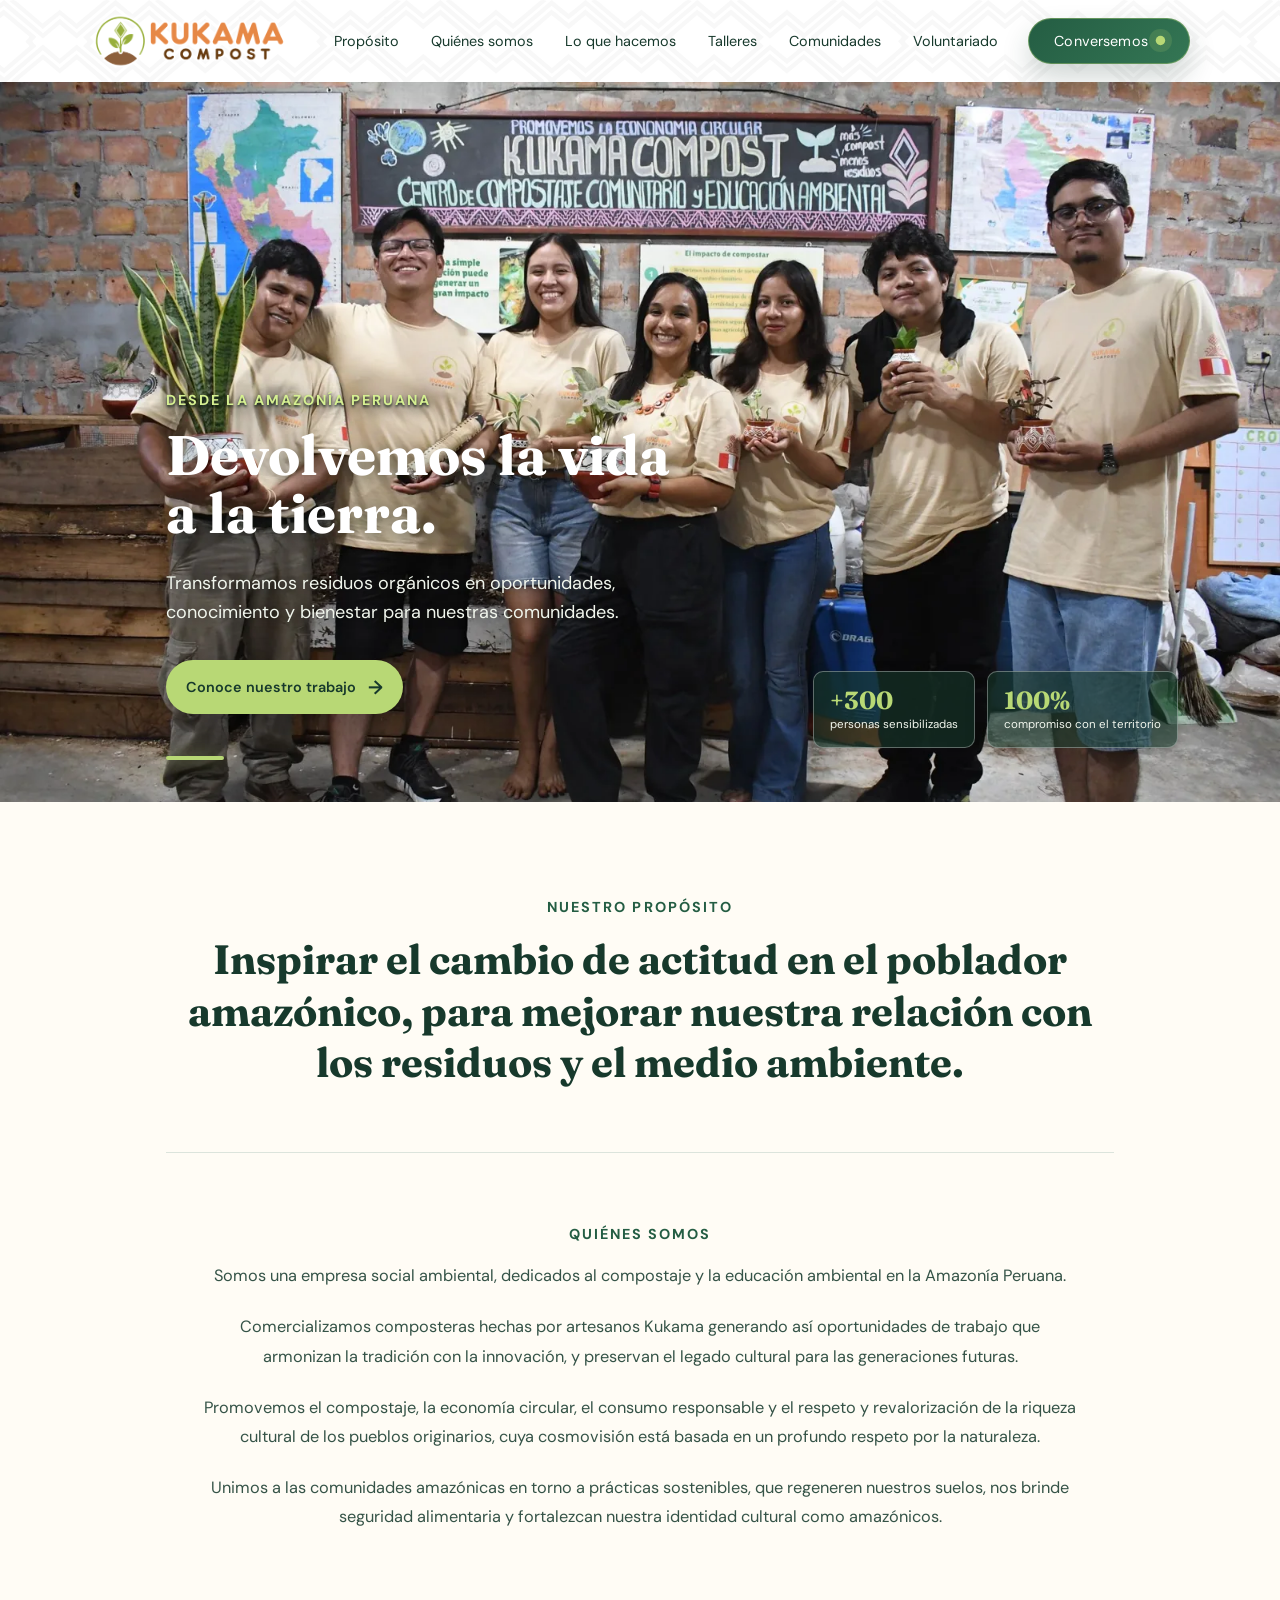
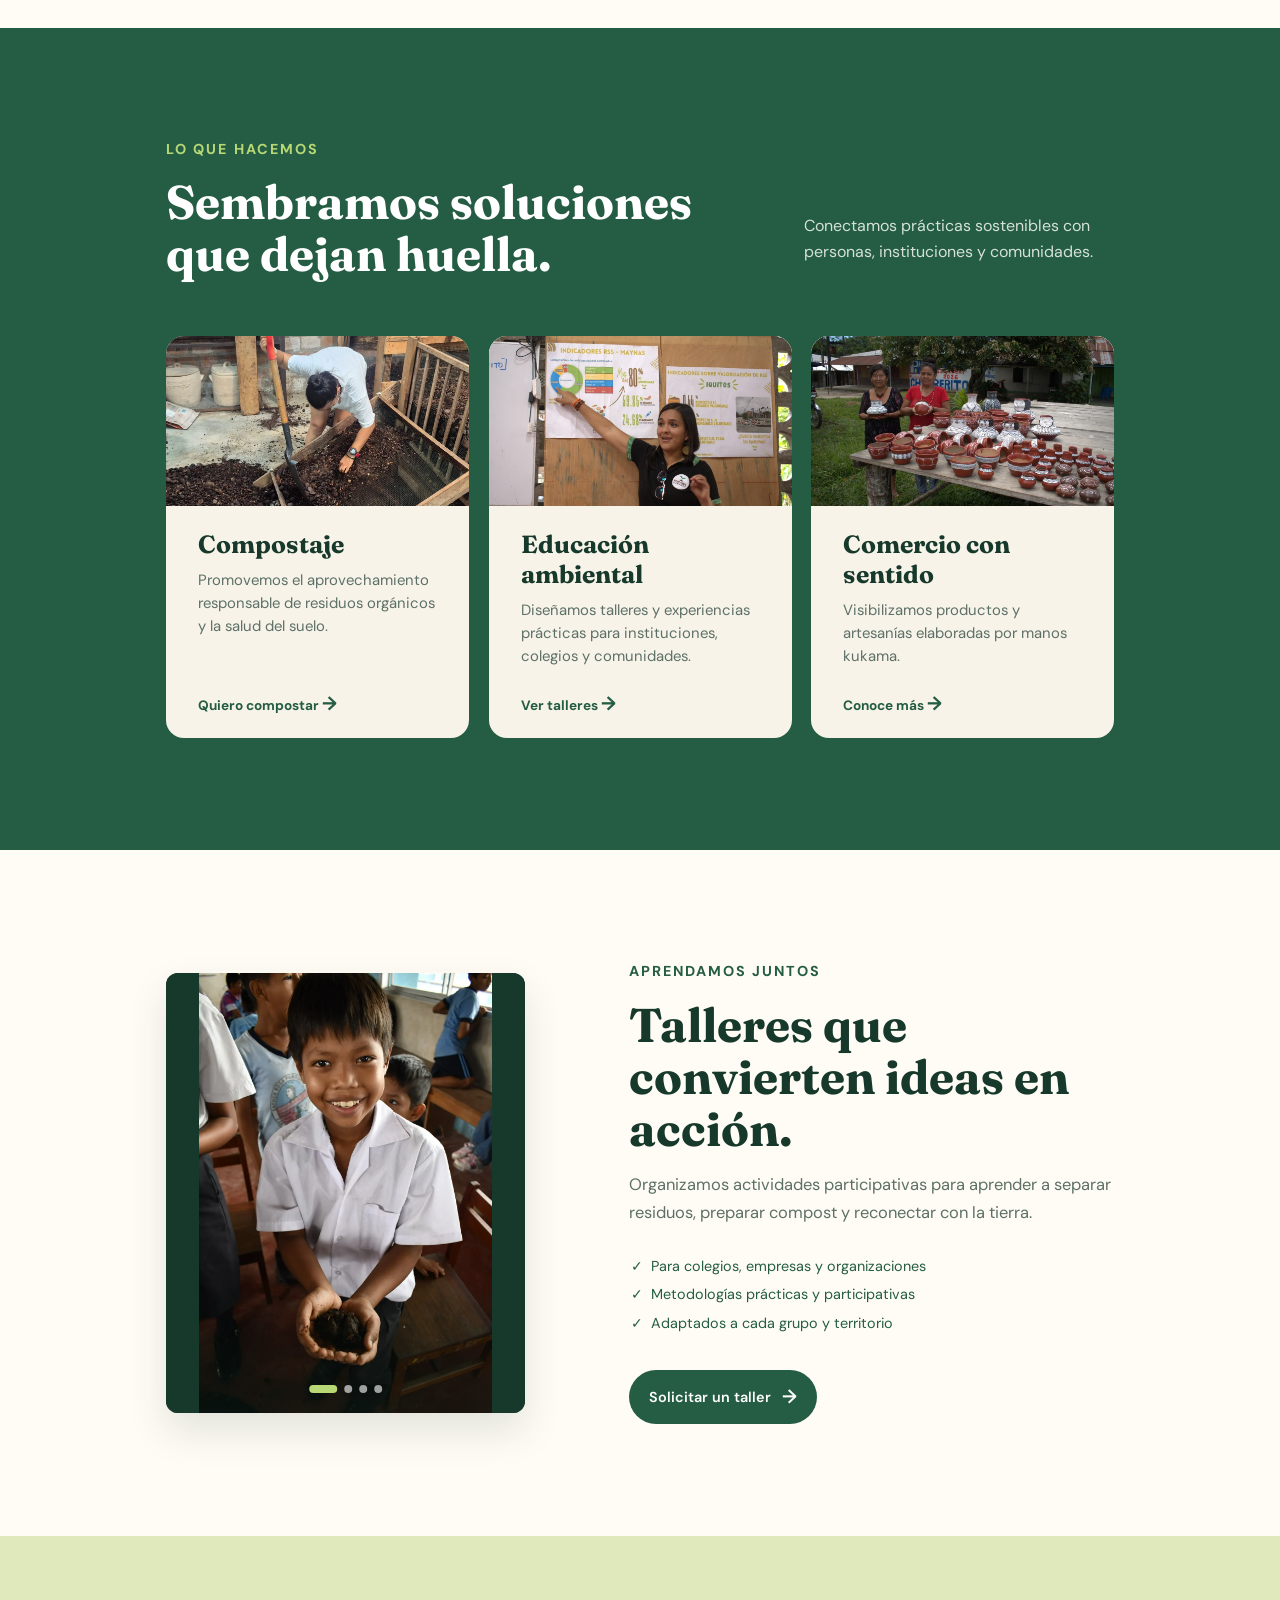
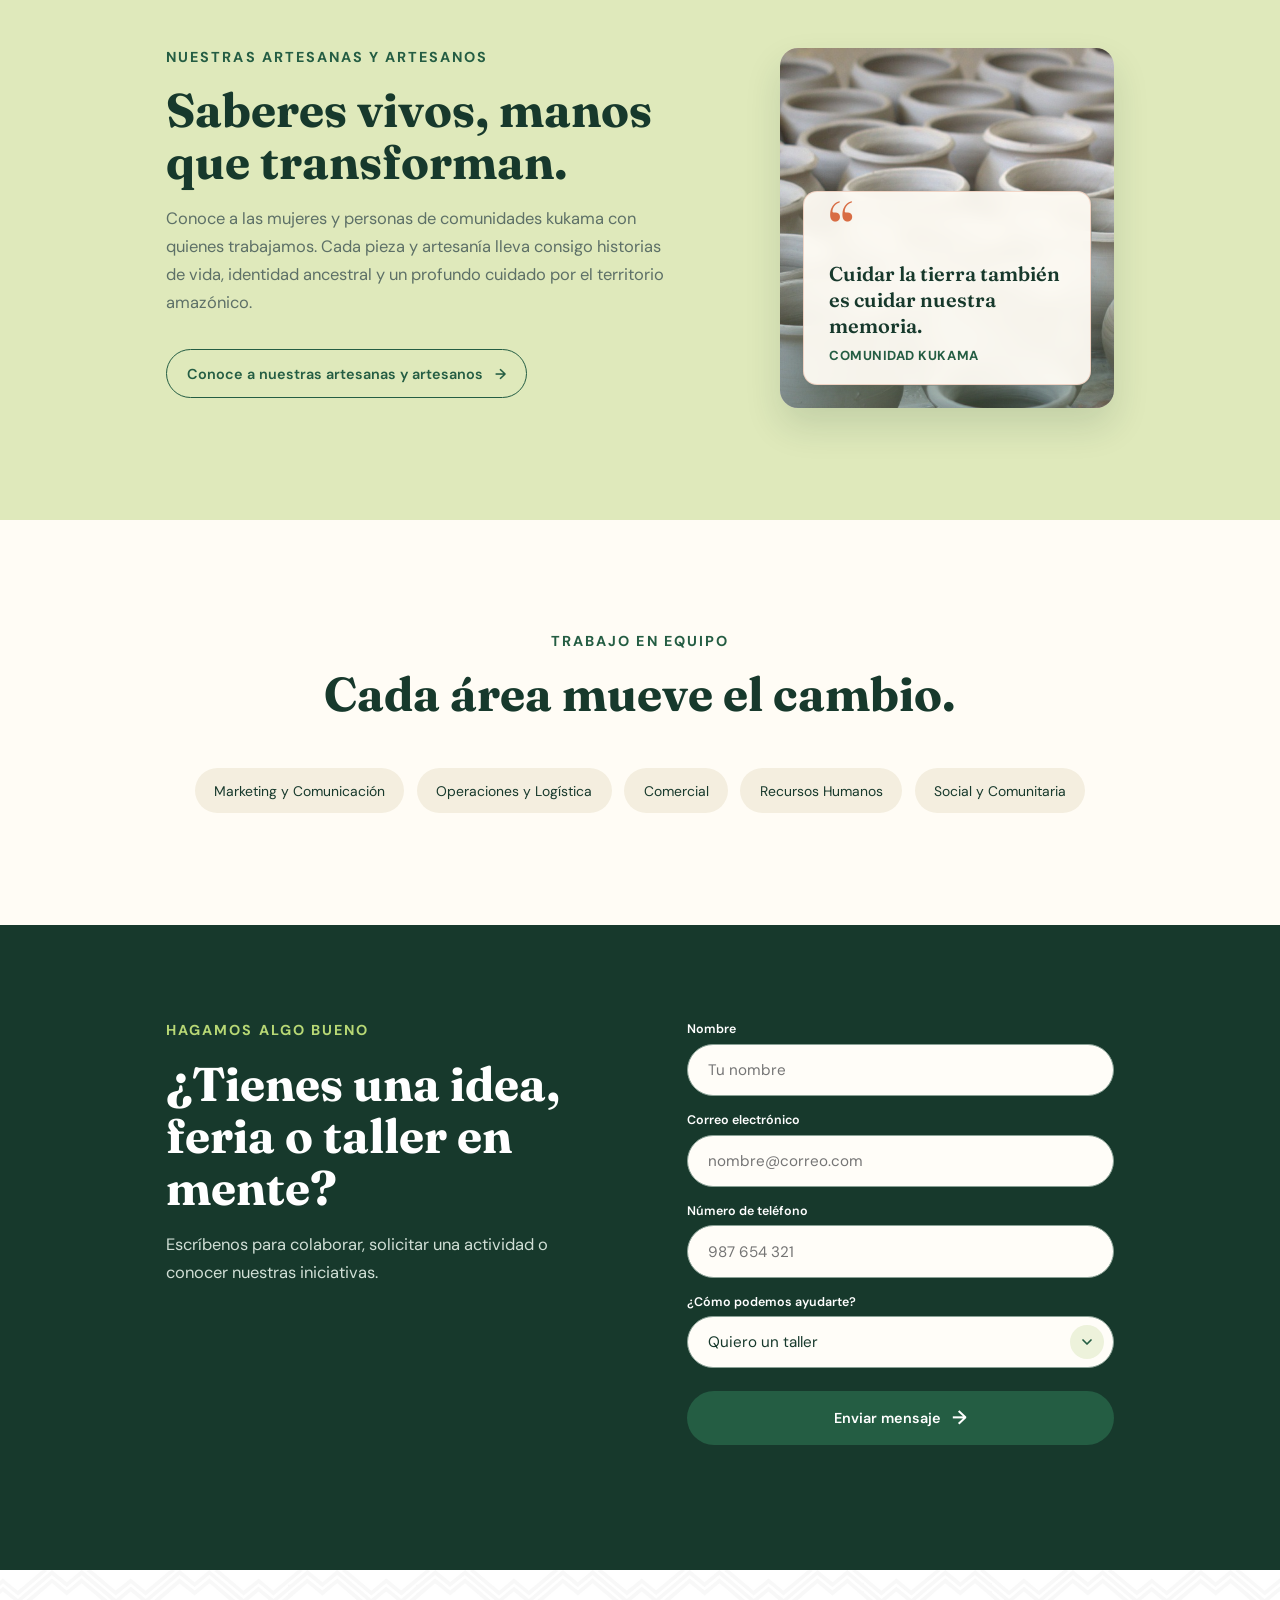
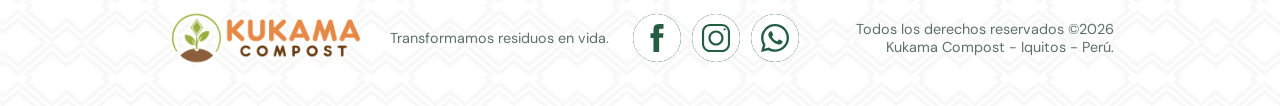
<file: index.html>
<!DOCTYPE html>
<html lang="es">
  <head>
    <meta charset="UTF-8" />
    <meta name="viewport" content="width=device-width, initial-scale=1.0" />
    <meta name="description" content="Kukama Compost: compostaje, educación ambiental y saberes amazónicos." />
    <title>Kukama Compost | Transformamos residuos en vida</title>
    <link rel="icon" type="image/png" href="assets/images/favicon.png" />
    <link rel="preconnect" href="https://fonts.googleapis.com" />
    <link rel="preconnect" href="https://fonts.gstatic.com" crossorigin />
    <link href="https://fonts.googleapis.com/css2?family=DM+Sans:wght@400;500;600;700&family=Fraunces:opsz,wght@9..144,600;9..144,700&display=swap" rel="stylesheet" />
    <link rel="stylesheet" href="assets/css/styles.css?v=20261012-10" />
    <link rel="stylesheet" href="assets/css/interacciones.css?v=20261012-10" />
    <link rel="stylesheet" href="assets/css/menu-interactivo.css?v=20261012-10" />
    <link rel="stylesheet" href="assets/css/tarjetas.css?v=20261012-10" />
    <link rel="stylesheet" href="assets/css/experiencia-interactiva.css?v=20261012-10" />
    <link rel="stylesheet" href="assets/css/login.css?v=20261012-10" />
  </head>
  <body>
    <header class="site-header" id="inicio">
      <a class="brand" href="#inicio" aria-label="Kukama Compost, inicio">
        <span class="brand-mark">K</span><span>Kukama <b>Compost</b></span>
      </a>
      <button class="menu-button" aria-label="Abrir menú" aria-expanded="false" aria-controls="main-navigation">☰</button>
      <nav class="main-nav" id="main-navigation" aria-label="Navegación principal">
        <a href="#proposito">Propósito</a><a href="#quienes-somos">Quiénes somos</a><a href="#hacemos">Lo que hacemos</a><a href="#talleres">Talleres</a><a href="#comunidades">Comunidades</a><a href="voluntariado.html">Voluntariado</a><a class="nav-action" href="#contacto">Conversemos</a><button class="login-link" type="button" aria-label="Iniciar sesión" hidden style="display:none"><span aria-hidden="true">👤</span></button>
      </nav>
    </header>

    <main>
      <section class="hero reveal">
        <div class="hero-copy">
          <p class="eyebrow">Desde la Amazonía peruana</p>
          <h1><span>Devolvemos la vida</span><span>a la tierra.</span></h1>
          <p class="lead">Transformamos residuos orgánicos en oportunidades, conocimiento y bienestar para nuestras comunidades.</p>
          <div class="actions"><a class="button button-primary" href="#hacemos">Conoce nuestro trabajo <span>→</span></a></div>
          </div><div class="hero-art"><div class="impact-row"><div><strong>+300</strong><span>personas sensibilizadas</span></div><div><strong>100%</strong><span>compromiso con el territorio</span></div></div>
          <img src="assets/images/portada-kukama.webp" alt="Equipo de Kukama Compost en su centro de compostaje comunitario" width="1600" height="1067" decoding="async" fetchpriority="high" style="width:100%;height:100%;min-height:530px;display:block;object-fit:cover;object-position:center" />
        </div>
      </section>

      <section class="intro section reveal" id="proposito">
        <div class="intro-block">
          <p class="eyebrow">Nuestro propósito</p>
          <h2>Inspirar el cambio de actitud en el poblador amazónico, para mejorar nuestra relación con los residuos y el medio ambiente.</h2>
        </div>

        <div class="about-block" id="quienes-somos">
          <p class="eyebrow">Quiénes somos</p>
          <div class="about-content">
            <p>Somos una empresa social ambiental, dedicados al compostaje y la educación ambiental en la Amazonía Peruana.</p>
            <p>Comercializamos composteras hechas por artesanos Kukama generando así oportunidades de trabajo que armonizan la tradición con la innovación, y preservan el legado cultural para las generaciones futuras.</p>
            <p>Promovemos el compostaje, la economía circular, el consumo responsable y el respeto y revalorización de la riqueza cultural de los pueblos originarios, cuya cosmovisión está basada en un profundo respeto por la naturaleza.</p>
            <p>Unimos a las comunidades amazónicas en torno a prácticas sostenibles, que regeneren nuestros suelos, nos brinde seguridad alimentaria y fortalezcan nuestra identidad cultural como amazónicos.</p>
          </div>
        </div>
      </section>

      <section class="work section reveal" id="hacemos">
        <div class="section-heading"><div><p class="eyebrow">Lo que hacemos</p><h2>Sembramos soluciones que dejan huella.</h2></div><p>Conectamos prácticas sostenibles con personas, instituciones y comunidades.</p></div>
        <div class="cards">
          <article class="card card-with-image"><img class="card-image image-compost" src="assets/images/compostaje.webp" alt="Ilustración de residuos orgánicos transformándose en compost y una planta" width="1200" height="800" loading="lazy" decoding="async" /><h3>Compostaje</h3><p>Promovemos el aprovechamiento responsable de residuos orgánicos y la salud del suelo.</p><a href="compostaje.html">Quiero compostar <span>→</span></a></article>
          <article class="card card-with-image"><img class="card-image image-education" src="assets/images/educacion-ambiental.webp" alt="Ilustración de un taller de educación ambiental con pizarra y participantes" width="1200" height="800" loading="lazy" decoding="async" /><h3>Educación ambiental</h3><p>Diseñamos talleres y experiencias prácticas para instituciones, colegios y comunidades.</p><a href="educacion-ambiental.html">Ver talleres <span>→</span></a></article>
          <article class="card card-with-image"><img class="card-image image-commerce" src="assets/images/comercio-con-sentido.webp" alt="Ilustración de artesanías kukama y productos comunitarios en una feria" width="1200" height="800" loading="lazy" decoding="async" /><h3>Comercio con sentido</h3><p>Visibilizamos productos y artesanías elaboradas por manos kukama.</p><a href="comercio-con-sentido.html">Conoce más <span>→</span></a></article>
        </div>
      </section>

      <section class="event section reveal" id="talleres">
        <div class="event-illustration workshop-slider" aria-roledescription="carrusel" aria-label="Fotos de talleres de educación ambiental"><div class="workshop-slides"><figure class="workshop-slide is-active"><img src="assets/images/taller-1.webp" alt="Estudiante participando en un taller de compostaje" width="1067" height="1600" loading="lazy" decoding="async" /></figure><figure class="workshop-slide"><img src="assets/images/taller-2.webp" alt="Participantes explorando compost y lombrices" width="1400" height="933" loading="lazy" decoding="async" /></figure><figure class="workshop-slide"><img src="assets/images/taller-3.webp" alt="Niñas y niños aprendiendo juntos sobre el suelo" width="1400" height="933" loading="lazy" decoding="async" /></figure><figure class="workshop-slide"><img src="assets/images/taller-4.webp" alt="Taller práctico de compostaje con estudiantes" width="1400" height="933" loading="lazy" decoding="async" /></figure></div><button class="slider-arrow slider-prev" type="button" aria-label="Foto anterior">←</button><button class="slider-arrow slider-next" type="button" aria-label="Foto siguiente">→</button><div class="slider-dots" role="tablist" aria-label="Seleccionar foto"><button class="is-active" type="button" aria-label="Ver foto 1" aria-selected="true"></button><button type="button" aria-label="Ver foto 2" aria-selected="false"></button><button type="button" aria-label="Ver foto 3" aria-selected="false"></button><button type="button" aria-label="Ver foto 4" aria-selected="false"></button></div></div>
        <div class="event-copy"><p class="eyebrow">Aprendamos juntos</p><h2>Talleres que convierten ideas en acción.</h2><p>Organizamos actividades participativas para aprender a separar residuos, preparar compost y reconectar con la tierra.</p><ul><li>Para colegios, empresas y organizaciones</li><li>Metodologías prácticas y participativas</li><li>Adaptados a cada grupo y territorio</li></ul><a class="button button-primary" href="#contacto">Solicitar un taller <span>→</span></a></div>
      </section>

      <section class="community section reveal" id="comunidades">
        <div class="community-copy"><p class="eyebrow">Nuestras artesanas y artesanos</p><h2>Saberes vivos, manos que transforman.</h2><p>Conoce a las mujeres y personas de comunidades kukama con quienes trabajamos. Cada pieza y artesanía lleva consigo historias de vida, identidad ancestral y un profundo cuidado por el territorio amazónico.</p><a class="button button-outline" href="comunidades.html">Conoce a nuestras artesanas y artesanos <span>→</span></a></div>
        <div class="community-photo-card">
          <img src="assets/images/artesanias-ceramica.jpg" alt="Vasijas y cerámicas artesanales tradicionales kukama" width="1200" height="900" loading="lazy" />
          <div class="community-photo-caption">
            <span class="quote-mark">“</span>
            <blockquote>Cuidar la tierra también es cuidar nuestra memoria.</blockquote>
            <p>Comunidad kukama</p>
          </div>
        </div>
      </section>

      <section class="areas section reveal">
        <p class="eyebrow">Trabajo en equipo</p><h2>Cada área mueve el cambio.</h2>
        <div class="area-list"><span>Marketing y Comunicación</span><span>Operaciones y Logística</span><span>Comercial</span><span>Recursos Humanos</span><span>Social y Comunitaria</span></div>
      </section>

      <section class="contact reveal" id="contacto">
        <div><p class="eyebrow">Hagamos algo bueno</p><h2>¿Tienes una idea, feria o taller en mente?</h2><p>Escríbenos para colaborar, solicitar una actividad o conocer nuestras iniciativas.</p></div>
        <form id="contact-form">
          <div aria-hidden="true" style="position:absolute;left:-10000px;width:1px;height:1px;overflow:hidden"><label>No completar este campo<input type="text" name="sitio_web" tabindex="-1" autocomplete="off" /></label></div>
          <label>Nombre<input type="text" name="nombre" placeholder="Tu nombre" required /></label>
          <label>Correo electrónico<input type="email" name="correo" placeholder="nombre@correo.com" required /></label>
          <label>Número de teléfono<input type="tel" name="telefono" placeholder="987 654 321" required /></label>
          <label>¿Cómo podemos ayudarte?
            <div class="select-wrapper">
              <select name="interes" id="contact-interest">
                <option value="taller">Quiero un taller</option>
                <option value="compostar">Quiero compostar</option>
                <option value="feria">Quiero participar en una feria</option>
                <option value="artesanias">Quiero conocer las artesanías</option>
                <option value="otro">Otro</option>
              </select>
              <span class="select-arrow" aria-hidden="true">
                <svg viewBox="0 0 24 24" width="16" height="16" fill="none" stroke="currentColor" stroke-width="2.6" stroke-linecap="round" stroke-linejoin="round">
                  <polyline points="6 9 12 15 18 9"></polyline>
                </svg>
              </span>
            </div>
          </label><div class="other-interest-field" hidden><label>Cuéntanos tu idea o proyecto<textarea name="otro_interes" id="other-interest" rows="4" placeholder="Describe brevemente la idea o proyecto en el que te gustaría participar o colaborar."></textarea></label></div>
          <button class="button button-primary" type="submit">Enviar mensaje <span>→</span></button><p class="form-message" role="status"></p>
        </form>
      </section>
    </main>
    <div class="login-modal" id="login-modal" role="dialog" aria-modal="true" aria-labelledby="login-title" hidden>
      <div class="login-card">
        <button class="login-close" id="close-login" type="button" aria-label="Cerrar inicio de sesión">×</button>
        <img class="login-logo" src="assets/images/kc-login-logo.webp" alt="Kukama Compost" width="700" height="700" decoding="async" />
        <p class="eyebrow">Acceso interno</p>
        <h2 id="login-title">Iniciar sesión</h2>
        <p>Ingresa con tu usuario y contraseña para acceder al panel de Kukama Compost.</p>
        <form id="login-form" class="login-form">
          <label>Usuario<input type="text" name="usuario" placeholder="Tu usuario" required /></label>
          <label>Contraseña<input type="password" name="password" placeholder="Tu contraseña" required /></label>
          <button class="button button-primary" type="submit">Entrar <span>→</span></button>
          <p class="login-message" role="status"></p>
        </form>
      </div>
    </div>
    <footer><a class="brand" href="#inicio"><span class="brand-mark">K</span><span>Kukama <b>Compost</b></span></a><p>Transformamos residuos en vida.</p><div class="social-links" aria-label="Redes sociales"><a href="https://www.facebook.com/share/1BZ14UUNkr/" target="_blank" rel="noopener noreferrer" aria-label="Facebook"><svg viewBox="0 0 24 24" aria-hidden="true"><path d="M14 8h3V4h-3c-3.1 0-5 1.9-5 5v3H6v4h3v5h4v-5h3.2l.8-4H13V9c0-.7.3-1 1-1Z"/></svg></a><a href="https://www.instagram.com/kukama_compost?igsh=bjlyejZka3kzY3Jl" target="_blank" rel="noopener noreferrer" aria-label="Instagram"><svg viewBox="0 0 24 24" aria-hidden="true"><rect x="3" y="3" width="18" height="18" rx="5"/><circle cx="12" cy="12" r="4"/><circle cx="17.4" cy="6.6" r="1" class="social-dot"/></svg></a><a href="https://wa.link/kd4itp" target="_blank" rel="noopener noreferrer" aria-label="WhatsApp"><svg viewBox="0 0 24 24" aria-hidden="true"><path d="M20.5 3.5A11 11 0 0 0 3.9 18.1L3 21l3-1a11 11 0 1 0 14.5-16.5ZM12 20a8 8 0 0 1-4.1-1.1l-.3-.2-1.8.6.6-1.7-.2-.3A8 8 0 1 1 12 20Zm4.4-5.8c-.2-.1-1.3-.6-1.5-.7s-.4-.1-.5.1-.6.7-.7.8-.3.2-.5.1a6.5 6.5 0 0 1-1.9-1.2 7.1 7.1 0 0 1-1.3-1.7c-.1-.2 0-.4.1-.5l.3-.3.2-.4c.1-.1 0-.3 0-.4s-.5-1.2-.6-1.6-.3-.3-.5-.3h-.4c-.2 0-.4.1-.6.3s-.8.8-.8 1.9.8 2.1.9 2.3a9.1 9.1 0 0 0 3.5 3.1c.5.2.9.4 1.2.5.5.2 1 .1 1.3.1.4-.1 1.3-.5 1.4-1s.1-1 .1-1.1-.2-.2-.4-.3Z"/></svg></a></div><p>© <span id="year"></span> Kukama Compost</p></footer>
    <script src="assets/js/script.js?v=20261012-10"></script><script src="assets/js/footer-global.js?v=20260814"></script>
  </body>
</html>
</file>
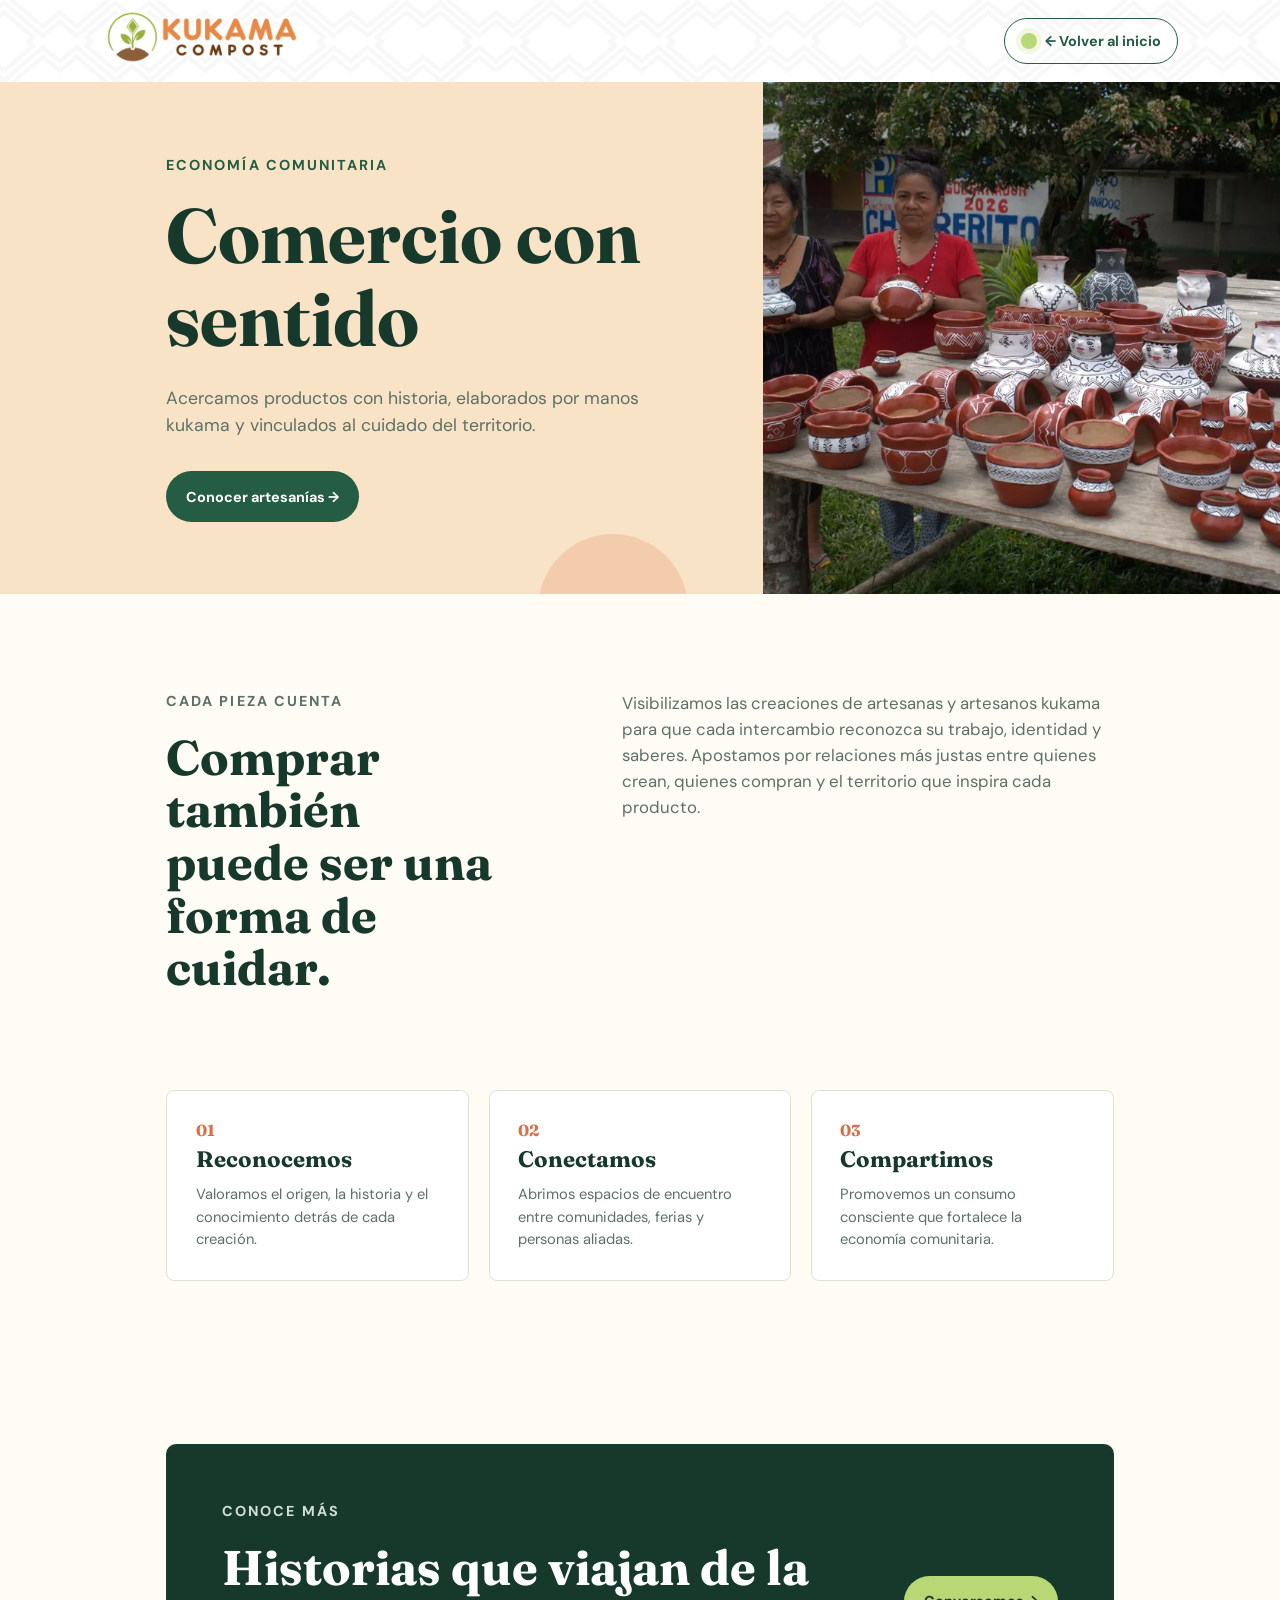
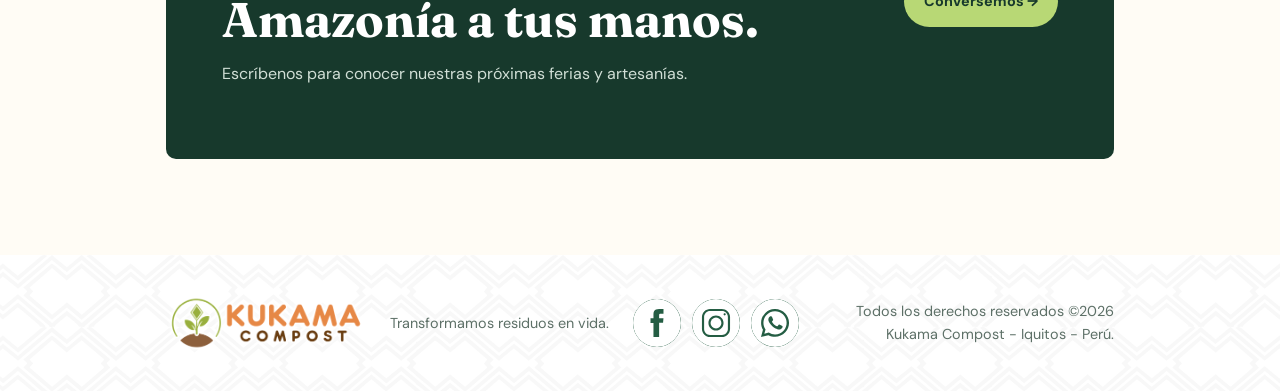
<file: comercio-con-sentido.html>
<!doctype html><html lang="es"><head><meta charset="UTF-8"><meta name="viewport" content="width=device-width, initial-scale=1.0"><link rel="preconnect" href="https://fonts.googleapis.com"><link rel="preconnect" href="https://fonts.gstatic.com" crossorigin><link href="https://fonts.googleapis.com/css2?family=DM+Sans:wght@400;500;600;700&family=Fraunces:opsz,wght@9..144,600;9..144,700&display=swap" rel="stylesheet"><link rel="stylesheet" href="assets/css/temas.css"><title>Comercio con sentido | Kukama Compost</title><link rel="icon" type="image/png" href="assets/images/favicon.png"></head><body><header class="site-header"><a class="brand" href="index.html"><img src="assets/images/kc-logo.png" alt="Kukama Compost"></a><a class="back-link" href="index.html#hacemos">← Volver al inicio</a></header><main><section class="topic-hero comercio"><div><p class="eyebrow">Economía comunitaria</p><h1>Comercio con sentido</h1><p class="lead">Acercamos productos con historia, elaborados por manos kukama y vinculados al cuidado del territorio.</p><a class="button" href="index.html#contacto">Conocer artesanías →</a></div><img class="hero-image" src="assets/images/comercio-con-sentido.jpg" alt="Artesanías kukama y productos comunitarios"></section><section class="intro"><div><p class="eyebrow">Cada pieza cuenta</p><h2>Comprar también puede ser una forma de cuidar.</h2></div><p>Visibilizamos las creaciones de artesanas y artesanos kukama para que cada intercambio reconozca su trabajo, identidad y saberes. Apostamos por relaciones más justas entre quienes crean, quienes compran y el territorio que inspira cada producto.</p></section><section class="topics"><article class="topic"><span class="number">01</span><h3>Reconocemos</h3><p>Valoramos el origen, la historia y el conocimiento detrás de cada creación.</p></article><article class="topic"><span class="number">02</span><h3>Conectamos</h3><p>Abrimos espacios de encuentro entre comunidades, ferias y personas aliadas.</p></article><article class="topic"><span class="number">03</span><h3>Compartimos</h3><p>Promovemos un consumo consciente que fortalece la economía comunitaria.</p></article></section><section class="closing"><div><p class="eyebrow">Conoce más</p><h2>Historias que viajan de la Amazonía a tus manos.</h2><p>Escríbenos para conocer nuestras próximas ferias y artesanías.</p></div><a class="button" href="index.html#contacto">Conversemos →</a></section></main><footer><a class="brand" href="index.html"><img src="assets/images/kc-logo.png" alt="Kukama Compost"></a><p>Transformamos residuos en vida.</p></footer><script src="assets/js/temas.js"></script></body></html>
</file>
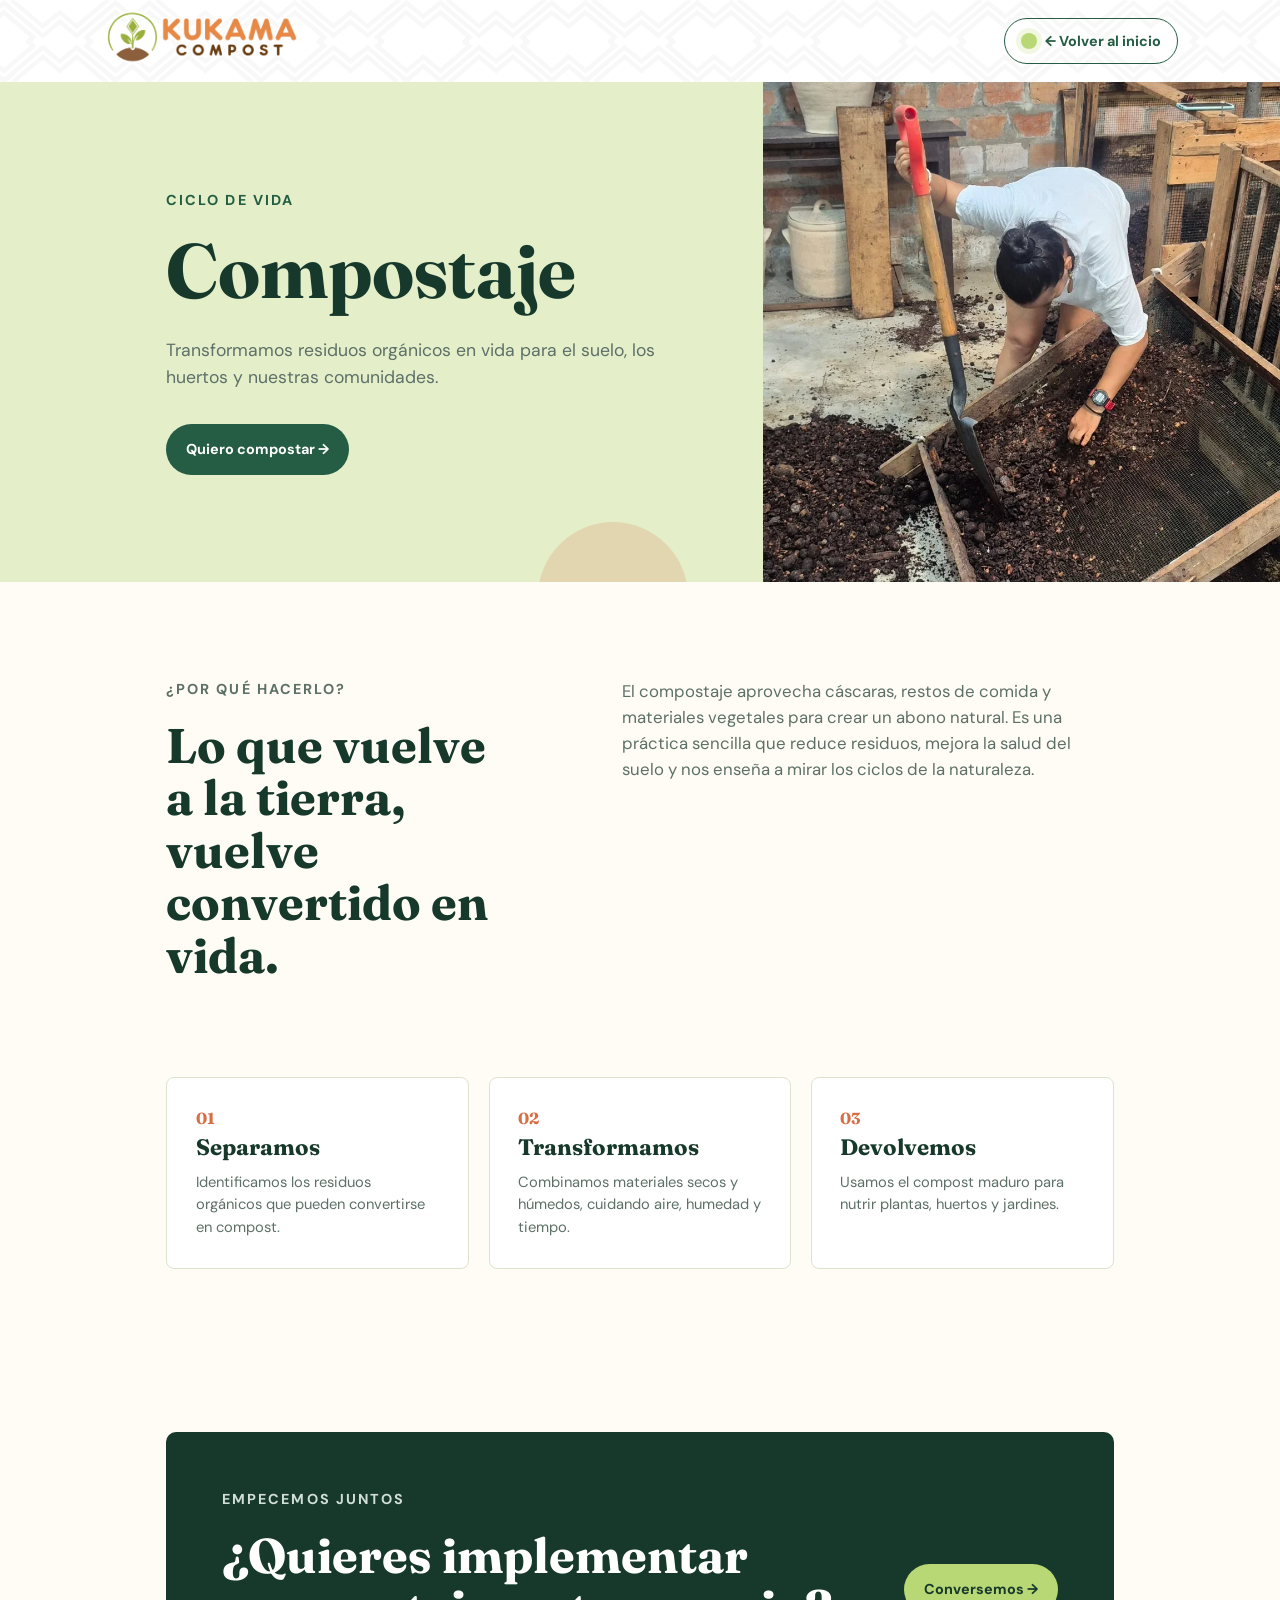
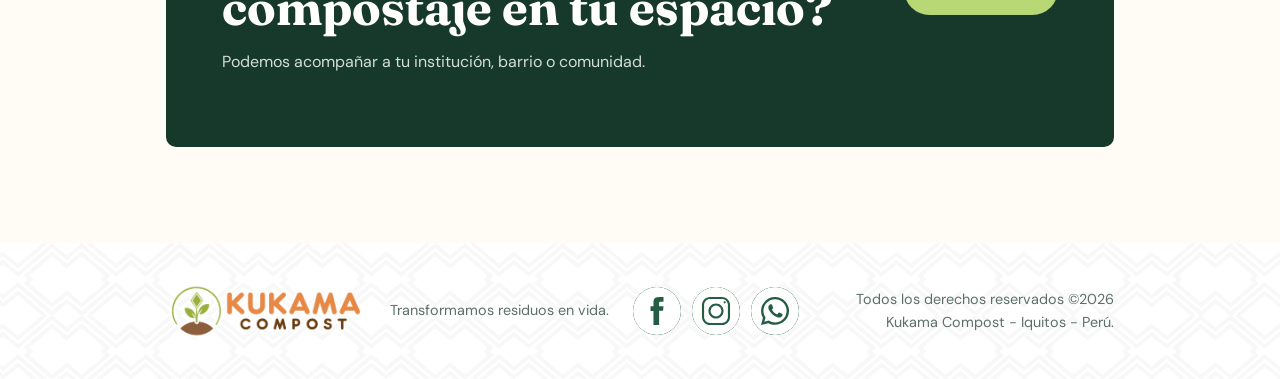
<file: compostaje.html>
<!doctype html><html lang="es"><head><meta charset="UTF-8"><meta name="viewport" content="width=device-width, initial-scale=1.0"><link rel="preconnect" href="https://fonts.googleapis.com"><link rel="preconnect" href="https://fonts.gstatic.com" crossorigin><link href="https://fonts.googleapis.com/css2?family=DM+Sans:wght@400;500;600;700&family=Fraunces:opsz,wght@9..144,600;9..144,700&display=swap" rel="stylesheet"><link rel="stylesheet" href="assets/css/temas.css"><title>Compostaje | Kukama Compost</title><link rel="icon" type="image/png" href="assets/images/favicon.png"></head><body><header class="site-header"><a class="brand" href="index.html"><img src="assets/images/kc-logo.png" alt="Kukama Compost"></a><a class="back-link" href="index.html#hacemos">← Volver al inicio</a></header><main><section class="topic-hero compostaje"><div><p class="eyebrow">Ciclo de vida</p><h1>Compostaje</h1><p class="lead">Transformamos residuos orgánicos en vida para el suelo, los huertos y nuestras comunidades.</p><a class="button" href="index.html#contacto">Quiero compostar →</a></div><img class="hero-image" src="assets/images/compostaje.jpg" alt="Residuos orgánicos transformándose en compost"></section><section class="intro"><div><p class="eyebrow">¿Por qué hacerlo?</p><h2>Lo que vuelve a la tierra, vuelve convertido en vida.</h2></div><p>El compostaje aprovecha cáscaras, restos de comida y materiales vegetales para crear un abono natural. Es una práctica sencilla que reduce residuos, mejora la salud del suelo y nos enseña a mirar los ciclos de la naturaleza.</p></section><section class="topics"><article class="topic"><span class="number">01</span><h3>Separamos</h3><p>Identificamos los residuos orgánicos que pueden convertirse en compost.</p></article><article class="topic"><span class="number">02</span><h3>Transformamos</h3><p>Combinamos materiales secos y húmedos, cuidando aire, humedad y tiempo.</p></article><article class="topic"><span class="number">03</span><h3>Devolvemos</h3><p>Usamos el compost maduro para nutrir plantas, huertos y jardines.</p></article></section><section class="closing"><div><p class="eyebrow">Empecemos juntos</p><h2>¿Quieres implementar compostaje en tu espacio?</h2><p>Podemos acompañar a tu institución, barrio o comunidad.</p></div><a class="button" href="index.html#contacto">Conversemos →</a></section></main><footer><a class="brand" href="index.html"><img src="assets/images/kc-logo.png" alt="Kukama Compost"></a><p>Transformamos residuos en vida.</p></footer><script src="assets/js/temas.js"></script></body></html>
</file>
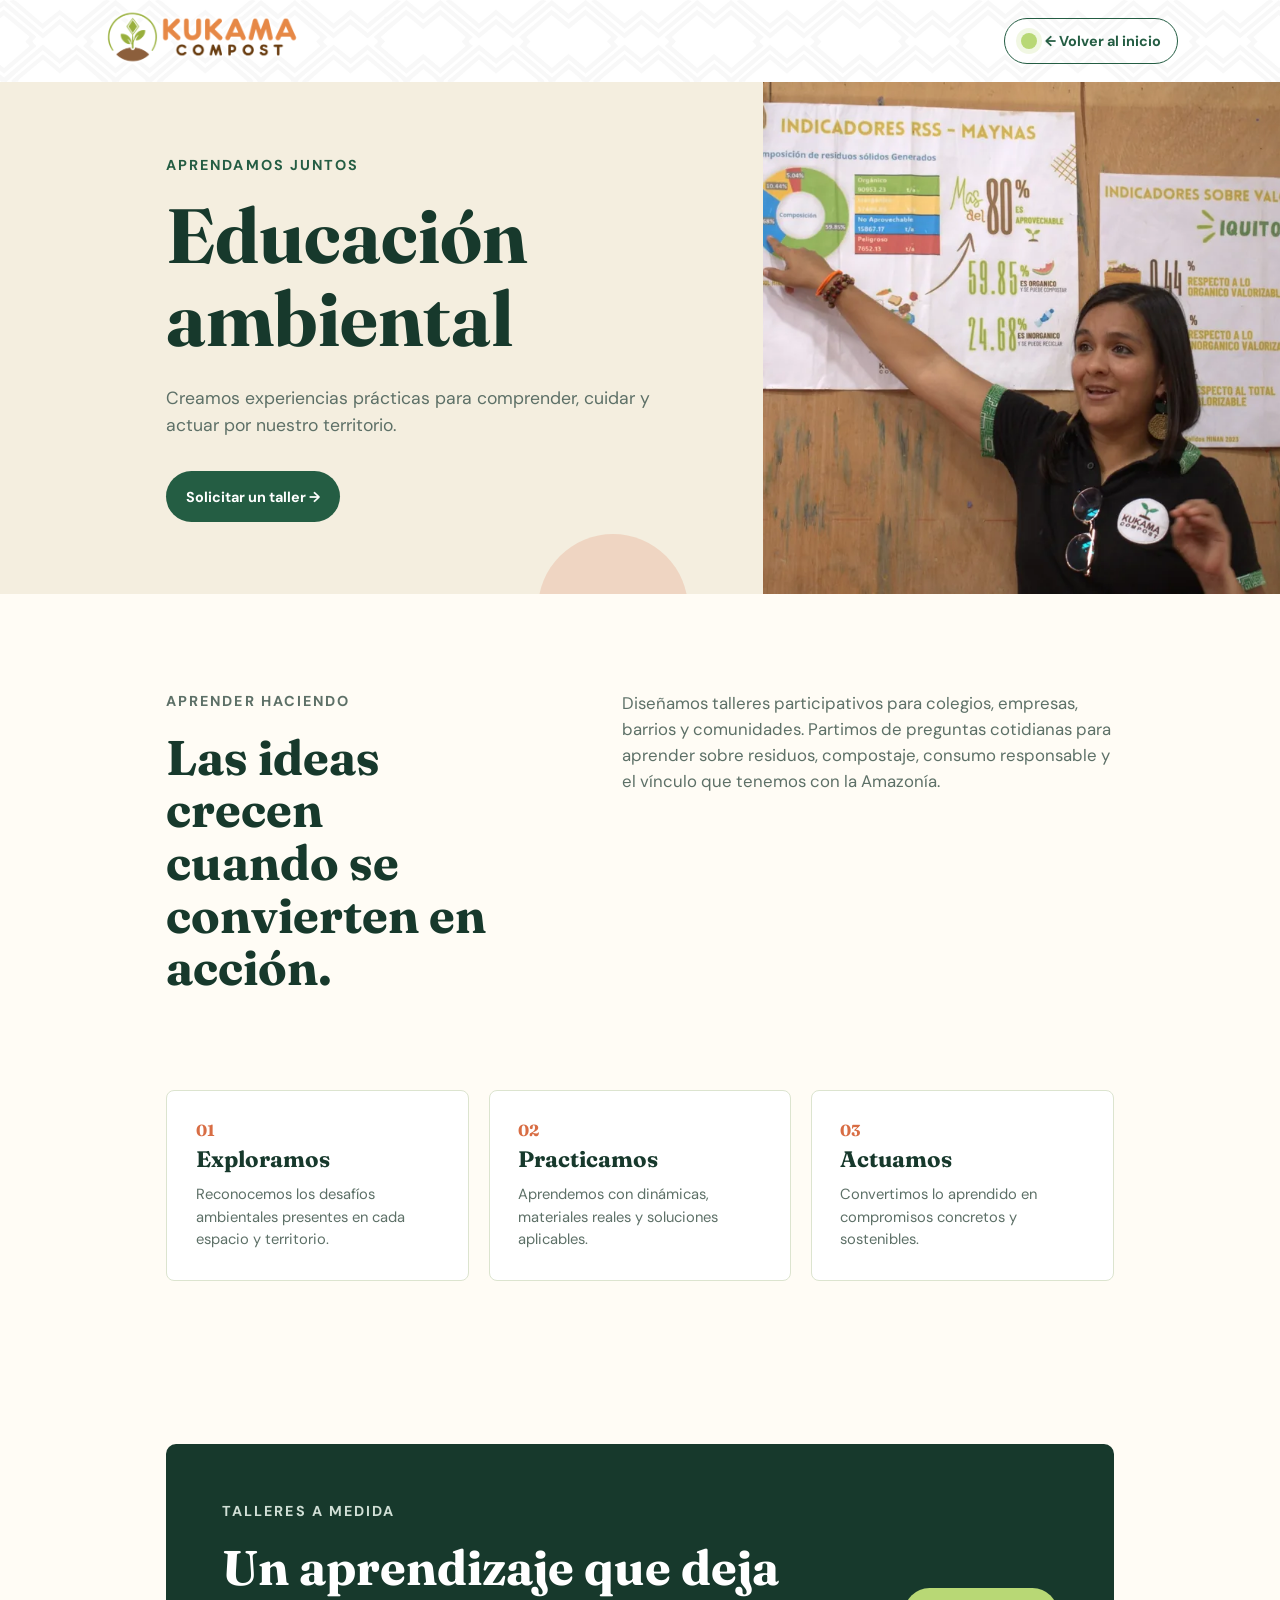
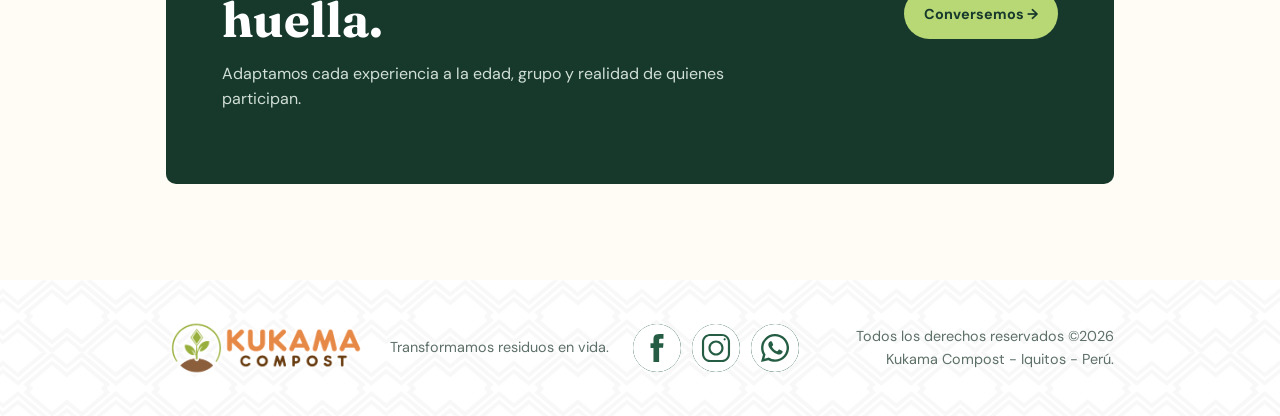
<file: educacion-ambiental.html>
<!doctype html><html lang="es"><head><meta charset="UTF-8"><meta name="viewport" content="width=device-width, initial-scale=1.0"><link rel="preconnect" href="https://fonts.googleapis.com"><link rel="preconnect" href="https://fonts.gstatic.com" crossorigin><link href="https://fonts.googleapis.com/css2?family=DM+Sans:wght@400;500;600;700&family=Fraunces:opsz,wght@9..144,600;9..144,700&display=swap" rel="stylesheet"><link rel="stylesheet" href="assets/css/temas.css"><title>Educación Ambiental | Kukama Compost</title><link rel="icon" type="image/png" href="assets/images/favicon.png"></head><body><header class="site-header"><a class="brand" href="index.html"><img src="assets/images/kc-logo.png" alt="Kukama Compost"></a><a class="back-link" href="index.html#hacemos">← Volver al inicio</a></header><main><section class="topic-hero"><div><p class="eyebrow">Aprendamos juntos</p><h1>Educación ambiental</h1><p class="lead">Creamos experiencias prácticas para comprender, cuidar y actuar por nuestro territorio.</p><a class="button" href="index.html#contacto">Solicitar un taller →</a></div><img class="hero-image" src="assets/images/educacion-ambiental.jpg" alt="Taller de educación ambiental"></section><section class="intro"><div><p class="eyebrow">Aprender haciendo</p><h2>Las ideas crecen cuando se convierten en acción.</h2></div><p>Diseñamos talleres participativos para colegios, empresas, barrios y comunidades. Partimos de preguntas cotidianas para aprender sobre residuos, compostaje, consumo responsable y el vínculo que tenemos con la Amazonía.</p></section><section class="topics"><article class="topic"><span class="number">01</span><h3>Exploramos</h3><p>Reconocemos los desafíos ambientales presentes en cada espacio y territorio.</p></article><article class="topic"><span class="number">02</span><h3>Practicamos</h3><p>Aprendemos con dinámicas, materiales reales y soluciones aplicables.</p></article><article class="topic"><span class="number">03</span><h3>Actuamos</h3><p>Convertimos lo aprendido en compromisos concretos y sostenibles.</p></article></section><section class="closing"><div><p class="eyebrow">Talleres a medida</p><h2>Un aprendizaje que deja huella.</h2><p>Adaptamos cada experiencia a la edad, grupo y realidad de quienes participan.</p></div><a class="button" href="index.html#contacto">Conversemos →</a></section></main><footer><a class="brand" href="index.html"><img src="assets/images/kc-logo.png" alt="Kukama Compost"></a><p>Transformamos residuos en vida.</p></footer><script src="assets/js/temas.js"></script></body></html>
</file>
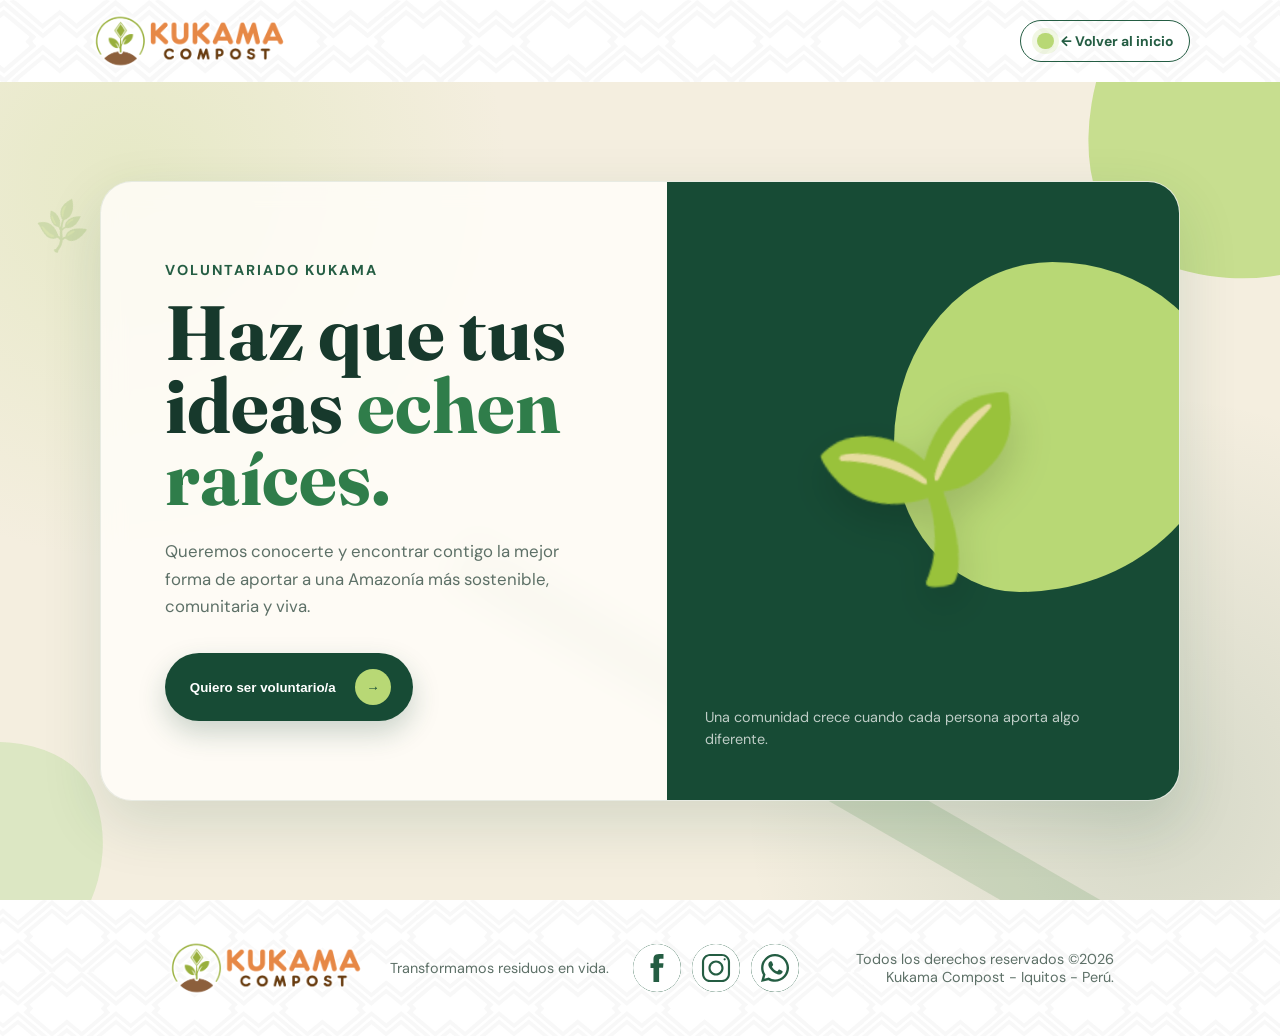
<file: voluntariado.html>
<!DOCTYPE html>
<html lang="es">
  <head>
    <meta charset="UTF-8" />
    <meta name="viewport" content="width=device-width, initial-scale=1.0" />
    <title>Voluntariado | Kukama Compost</title>
    <link rel="icon" type="image/png" href="assets/images/favicon.png" />
    <link rel="preconnect" href="https://fonts.googleapis.com" />
    <link rel="preconnect" href="https://fonts.gstatic.com" crossorigin />
    <link href="https://fonts.googleapis.com/css2?family=DM+Sans:wght@400;500;600;700;800&family=Fraunces:opsz,wght@9..144,600;9..144,700&display=swap" rel="stylesheet" />
    <link rel="stylesheet" href="assets/css/styles.css" />
    <link rel="stylesheet" href="assets/css/voluntariado.css" />
    <link rel="stylesheet" href="assets/css/voluntariado-wizard.css" />
  </head>
  <body>
    <header class="site-header volunteer-header">
      <a class="brand" href="index.html" aria-label="Volver a Kukama Compost">
        <span class="brand-mark">K</span><span>Kukama <b>Compost</b></span>
      </a>
      <a class="back-link" href="index.html">← Volver al inicio</a>
    </header>

    <main class="volunteer-app">
      <span class="volunteer-blob blob-one"></span>
      <span class="volunteer-blob blob-two"></span>
      <span class="floating-leaf leaf-one">🌿</span>
      <span class="floating-leaf leaf-two">🍃</span>

      <section class="wizard-screen active" id="welcome-screen">
        <div class="wizard-welcome">
          <div class="welcome-copy">
            <p class="eyebrow">Voluntariado Kukama</p>
            <h1>Haz que tus ideas <span>echen raíces.</span></h1>
            <p>Queremos conocerte y encontrar contigo la mejor forma de aportar a una Amazonía más sostenible, comunitaria y viva.</p>
            <button class="wizard-start" type="button" id="start-wizard">Quiero ser voluntario/a <span>→</span></button>
          </div>
          <div class="welcome-art" aria-hidden="true">
            <span class="art-sun"></span>
            <span class="art-plant">🌱</span>
            <p>Una comunidad crece cuando cada persona aporta algo diferente.</p>
          </div>
        </div>
      </section>

      <section class="wizard-screen" id="form-screen">
        <div class="wizard-shell">
          <div class="wizard-topbar">
            <div class="mini-brand">
              <img src="assets/images/kc-logo.webp" alt="Kukama Compost" width="900" height="277" decoding="async" />
            </div>
            <div class="wizard-status"><span class="wizard-counter" id="wizard-counter">01 / 08</span><span class="wizard-percent" id="wizard-percent">13%</span></div>
          </div>

          <div class="wizard-progress" role="progressbar" aria-label="Progreso del formulario" aria-valuemin="0" aria-valuemax="100" aria-valuenow="13"><span id="wizard-progress-bar"></span></div>
          <div id="question-container" aria-live="polite"></div>

          <div class="wizard-navigation">
            <button class="wizard-back" type="button" id="previous-question">← Volver</button>
            <button class="wizard-next" type="button" id="next-question">Continuar <span>→</span></button>
          </div>
        </div>
      </section>

      <section class="wizard-screen" id="finish-screen">
        <div class="wizard-finish">
          <img class="finish-logo" src="assets/images/kc-login-logo.webp" alt="Kukama Compost" width="700" height="700" decoding="async" />
          <h2>¡Gracias por querer ser parte de nosotros!</h2>
          <p>Tu carta fue preparada en este dispositivo. Todavía no se ha enviado a Kukama Compost; puedes revisarla y descargarla para conservarla.</p>
          <div class="answer-summary" id="answer-summary"></div>
          <button class="view-letter-pill" type="button" id="view-letter">Revisar y descargar carta <span>↓</span></button>
          <button class="wizard-start" type="button" id="exit-wizard">Salir <span>→</span></button>
        </div>
      </section>
    </main>

    <footer><a class="brand" href="index.html"><span class="brand-mark">K</span><span>Kukama <b>Compost</b></span></a><p>© <span id="year"></span> Kukama Compost</p></footer>
    <script src="assets/js/membrete-embebido.js"></script><script src="assets/js/voluntariado.js?v=20260814"></script><script src="assets/js/footer-global.js?v=20260814"></script>
  </body>
</html>
</file>
<file: assets/css/styles.css>
:root{--ink:#17392c;--green:#245d43;--lime:#b8d875;--sand:#f4eedf;--clay:#d86d44;--cream:#fffcf5;--muted:#5d7067}*{box-sizing:border-box}html{scroll-behavior:smooth}body{margin:0;background:var(--cream);color:var(--ink);font-family:"DM Sans",sans-serif}.site-header{height:82px;display:flex;align-items:center;justify-content:space-between;padding:0 7vw;position:relative;z-index:4}.brand{display:flex;align-items:center;gap:.65rem;text-decoration:none;color:var(--ink);font-weight:600;font-size:1.08rem}.brand b{font-weight:500}.brand-mark{width:31px;height:31px;border-radius:50% 50% 50% 7px;background:var(--lime);display:grid;place-items:center;font-family:Fraunces,serif;font-size:1.15rem}.main-nav{display:flex;align-items:center;gap:1.8rem}.main-nav a{font-size:.9rem;color:var(--ink);text-decoration:none}.nav-action{padding:.68rem 1rem;background:var(--ink);color:#fff!important;border-radius:999px}.menu-button{display:none;border:0;background:none;font-size:1.5rem;color:var(--ink)}.hero{min-height:625px;display:grid;grid-template-columns:1.05fr .95fr;overflow:hidden;background:var(--sand)}.hero-copy{padding:8.5rem 5vw 5rem 13vw}.eyebrow{text-transform:uppercase;letter-spacing:.13em;font-size:.71rem;font-weight:700;color:var(--green);margin:0 0 1.1rem}.hero h1,h2,h3{font-family:Fraunces,serif}.hero h1{font-size:clamp(3.2rem,5.3vw,5.6rem);line-height:.99;margin:0;max-width:670px}.lead{font-size:1.13rem;line-height:1.65;max-width:510px;margin:1.6rem 0 2rem;color:#456157}.actions{display:flex;gap:1.1rem;align-items:center}.button{border:0;text-decoration:none;cursor:pointer;font:600 .9rem "DM Sans",sans-serif;display:inline-flex;align-items:center;gap:.7rem;border-radius:999px;padding:.9rem 1.25rem}.button-primary{background:var(--green);color:white}.button-primary span,.card a span{font-size:1.2rem}.button-text{color:var(--green);padding-left:0}.impact-row{display:flex;gap:2.5rem;margin-top:3.8rem}.impact-row div{display:grid}.impact-row strong{font:700 1.55rem Fraunces,serif}.impact-row span{font-size:.72rem;color:var(--muted);margin-top:.3rem}.hero-art{position:relative;background:#c7db96;min-height:530px;overflow:hidden}.hero-art p{position:absolute;right:10%;top:14%;margin:0;font:700 clamp(2rem,4vw,4rem)/.9 Fraunces,serif;color:var(--green);z-index:2}.hero-art em{color:var(--clay);font-style:normal}.sun{position:absolute;width:90px;height:90px;border:2px solid var(--green);border-radius:50%;left:18%;top:17%}.hill{position:absolute;border-radius:50% 50% 0 0}.hill-back{width:120%;height:37%;background:#8bb16d;bottom:25%;right:-30%}.hill-front{width:130%;height:34%;background:#376d4c;bottom:0;left:-23%}.stem{width:13px;height:230px;background:var(--green);position:absolute;bottom:17%;left:45%;border-radius:20px}.leaf{position:absolute;background:var(--green);width:126px;height:64px;border-radius:100% 0 100% 0}.leaf-one{bottom:44%;left:44%;transform:rotate(-33deg)}.leaf-two{bottom:57%;left:32%;transform:rotate(151deg);background:#579151}.soil-dot{position:absolute;width:17px;height:17px;border-radius:50%;background:#d86d44;bottom:12%}.dot-one{left:32%}.dot-two{left:59%;bottom:20%}.dot-three{left:72%;background:var(--lime)}.section{padding:7rem 13vw}.intro{background:var(--cream)}.intro-grid{display:grid;grid-template-columns:1.15fr .85fr;gap:8rem}.intro h2,.section-heading h2,.event h2,.community h2,.areas h2,.contact h2{font-size:clamp(2.15rem,3.7vw,3.75rem);line-height:1.1;margin:0}.intro-grid>p{font-size:1.08rem;line-height:1.7;color:var(--muted);margin:0}.work{background:var(--green);color:#fff}.work .eyebrow{color:var(--lime)}.section-heading{display:flex;justify-content:space-between;gap:3rem;align-items:end}.section-heading>p{max-width:310px;color:#d5e1d8;line-height:1.6}.cards{display:grid;grid-template-columns:repeat(3,1fr);gap:1.2rem;margin-top:3.5rem}.card{background:#f7f3e8;color:var(--ink);padding:2rem;min-height:250px;border-radius:18px;display:flex;flex-direction:column}.card-icon{font-size:1.9rem;color:var(--clay)}.card h3{font-size:1.55rem;margin:1.4rem 0 .65rem}.card p{color:var(--muted);font-size:.93rem;line-height:1.55;margin:0}.card a{margin-top:auto;padding-top:1.4rem;color:var(--green);text-decoration:none;font-weight:700;font-size:.85rem}.event{display:grid;grid-template-columns:.85fr 1.15fr;gap:11%;align-items:center}.event-illustration{background:#e6a66e;height:415px;border-radius:55% 45% 48% 25%;position:relative;overflow:hidden}.event-illustration span{position:absolute;font-size:9rem;color:var(--cream);top:22%;left:35%}.event-pot{position:absolute;width:170px;height:105px;background:var(--clay);bottom:0;left:32%;border-radius:10px 10px 40px 40px}.event-copy>p:not(.eyebrow),.community-copy>p:not(.eyebrow),.contact>div>p:not(.eyebrow){line-height:1.7;color:var(--muted);font-size:1.03rem}.event ul{list-style:"✓  ";padding-left:1.4rem;line-height:2;color:var(--green);font-size:.9rem;margin:1.5rem 0 2rem}.community{background:#dfe9bb;display:grid;grid-template-columns:1.2fr .8fr;gap:12%;align-items:center}.community-quote{background:var(--green);padding:3rem 2.3rem;color:white;min-height:290px;display:flex;flex-direction:column;justify-content:center}.quote-mark{font:5rem/.5 Fraunces,serif;color:var(--lime)}blockquote{font:600 1.65rem/1.25 Fraunces,serif;margin:1.3rem 0}.community-quote p{font-size:.8rem;color:#d5e1d8}.button-outline{border:1px solid var(--green);color:var(--green);margin-top:1rem}.areas{text-align:center}.areas h2{margin-bottom:3rem}.area-list{display:flex;flex-wrap:wrap;gap:.8rem;justify-content:center}.area-list span{padding:.85rem 1.2rem;border-radius:999px;background:var(--sand);font-size:.87rem}.contact{background:var(--ink);color:#fff;padding:6rem 13vw;display:grid;grid-template-columns:1fr 1fr;gap:10%}.contact .eyebrow{color:var(--lime)}.contact>div>p:not(.eyebrow){color:#d1dfd6}.contact form{display:grid;gap:1rem}.contact label{display:grid;gap:.4rem;font-size:.78rem;font-weight:600}.contact input,.contact select{font:400 .95rem "DM Sans",sans-serif;padding:.85rem .9rem;border:1px solid #73897e;border-radius:4px;color:var(--ink);background:#fff}.contact button{justify-content:center;margin-top:.4rem}.form-message{font-size:.82rem;color:var(--lime);min-height:1em;margin:0}footer{padding:2.5rem 13vw;display:flex;justify-content:space-between;align-items:center;font-size:.78rem;color:var(--muted)}footer p{margin:0}@media(max-width:800px){.site-header{padding:0 6vw}.menu-button{display:block}.main-nav{display:none;position:absolute;top:75px;left:5vw;right:5vw;padding:1.2rem;background:var(--cream);box-shadow:0 12px 24px #17392c20;flex-direction:column;align-items:stretch}.main-nav.open{display:flex}.main-nav a{text-align:center}.hero{grid-template-columns:1fr}.hero-copy{padding:5rem 8vw 3rem}.hero-art{min-height:370px}.intro-grid,.event,.community,.contact{grid-template-columns:1fr;gap:2.5rem}.section{padding:5rem 8vw}.section-heading{display:block}.section-heading>p{margin-top:1rem}.cards{grid-template-columns:1fr}.card{min-height:210px}.event-illustration{height:300px}.community-quote{min-height:220px}.contact{padding:5rem 8vw}footer{padding:2rem 8vw;display:grid;gap:1rem}.impact-row{margin-top:2.5rem}}@media(max-width:420px){.hero h1{font-size:3rem}.actions{align-items:flex-start;flex-direction:column}.impact-row{gap:1rem}.hero-art p{right:7%;font-size:2.4rem}}

.social-links{display:flex;align-items:center;gap:.7rem}.social-links a{width:48px;height:48px;display:grid;place-items:center;border:1px solid #cbd8ca;border-radius:50%;color:var(--green);background:var(--cream);transition:transform .2s ease,background-color .2s ease,color .2s ease,box-shadow .2s ease}.social-links a:hover{transform:translateY(-3px);background:var(--green);color:#fff;box-shadow:0 8px 16px #17392c20}.social-links svg{width:25px;height:25px;fill:currentColor}.social-links svg rect,.social-links svg circle{fill:none;stroke:currentColor;stroke-width:2}.social-links svg .social-dot{fill:currentColor;stroke:0}@media(max-width:800px){footer .social-links{justify-content:flex-start}}
/* Portada fotográfica adaptable */
.hero{position:relative;display:block;min-height:650px;isolation:isolate;background:var(--ink)}.hero-art{position:absolute;inset:0;z-index:-1;width:100%;height:100%;min-height:0;background:var(--ink)}.hero-art::after{content:"";position:absolute;inset:0;background:linear-gradient(90deg,#17392ce8 0%,#17392ca6 34%,#17392c26 62%,#17392c0d 100%),linear-gradient(0deg,#17392c70 0%,transparent 45%);pointer-events:none}.hero-art>img{width:100%!important;height:100%!important;min-height:100%!important;object-fit:cover!important;object-position:center!important;transform:none!important;animation:none!important;transition:filter .4s ease}.hero:hover .hero-art>img{filter:saturate(1.08) contrast(1.03)}.hero-copy{position:relative;min-height:650px;padding:9rem 5vw 5rem 13vw;display:flex;flex-direction:column;justify-content:center;color:#fff;max-width:min(720px,62vw);text-shadow:0 2px 18px #17392c55}.hero-copy .eyebrow{color:var(--lime)}.hero h1{color:#fff;max-width:670px}.hero .lead{color:#f1f6ed;max-width:540px}.hero .button-primary{background:var(--lime);color:var(--ink);box-shadow:0 12px 26px #0000002e}.hero .button-text{color:#fff;text-shadow:none}.hero .impact-row strong{color:#fff}.hero .impact-row span{color:#edf4e9}.hero-copy::after{content:"";position:absolute;left:13vw;bottom:3.3rem;width:58px;height:4px;border-radius:999px;background:var(--lime);box-shadow:0 0 18px #b8d87599}@media(max-width:800px){.hero{min-height:690px}.hero-art::after{background:linear-gradient(90deg,#17392ca8 0%,#17392c2b 100%),linear-gradient(0deg,#17392cf2 0%,#17392cb2 50%,#17392c12 100%)}.hero-art>img{object-position:center!important}.hero-copy{min-height:690px;max-width:none;padding:14rem 8vw 4.8rem;justify-content:flex-end}.hero-copy::after{left:8vw;bottom:2.2rem}.hero .lead{font-size:1.02rem}.hero .impact-row{margin-top:2.2rem}}@media(max-width:420px){.hero{min-height:650px}.hero-copy{min-height:650px;padding-top:10rem}.hero h1{font-size:2.9rem}.hero .impact-row{display:none}}
/* Ajuste de legibilidad del texto sobre la portada */
.hero-copy{max-width:min(620px,55vw);text-shadow:0 2px 4px #17392cbf,0 8px 24px #17392cb3}.hero h1{font-size:clamp(2.65rem,4.35vw,4.65rem);line-height:1.04;text-shadow:0 3px 5px #17392ccf,0 12px 28px #17392ca6}.hero .lead,.hero .impact-row{ text-shadow:0 2px 5px #17392ccf,0 6px 18px #17392c8c}@media(max-width:800px){.hero-copy{max-width:none}.hero h1{font-size:clamp(2.55rem,9vw,3.55rem)}}
/* Composición baja del mensaje y accesos laterales */
@media(min-width:801px){.hero-copy{display:grid;grid-template-columns:minmax(0,1fr) 185px;grid-template-areas:"eyebrow actions" "title actions" "lead actions" "impact impact";column-gap:2rem;align-content:end;justify-content:stretch;padding-top:5rem;padding-bottom:5.5rem;max-width:min(760px,68vw)}.hero-copy>.eyebrow{grid-area:eyebrow}.hero-copy>h1{grid-area:title}.hero-copy>.lead{grid-area:lead}.hero-copy>.actions{grid-area:actions;flex-direction:column;align-items:stretch;gap:.7rem;align-self:end;margin-bottom:.15rem}.hero-copy>.actions .button{justify-content:center}.hero-copy>.impact-row{grid-area:impact;margin-top:2.8rem}.hero-copy::after{bottom:2.6rem}}@media(max-width:800px){.hero-copy{justify-content:flex-end}.hero-copy>.actions{flex-direction:column;align-items:flex-start}}

/* Mantiene el mensaje principal legible en dos líneas amplias. */
.hero h1 span{display:block;white-space:nowrap}
@media(min-width:801px){.hero-copy{grid-template-areas:"eyebrow eyebrow" "title title" "lead actions" "impact impact";max-width:min(900px,78vw)}}
@media(max-width:520px){.hero h1 span{white-space:normal}}
/* Ajusta la portada a la proporción 3:2 de la foto: completa y de lado a lado. */
.hero-art>img{object-fit:cover!important;object-position:center!important}
@media(min-width:801px){.hero{min-height:0;aspect-ratio:3/2}.hero-copy{min-height:100%}}

/* Portada ligeramente más baja, conservando el ancho completo. */
@media(min-width:801px){.hero{aspect-ratio:auto;height:clamp(570px,58vw,720px)}.hero-copy{min-height:100%}}

/* Prioriza los rostros al recortar la fotografía horizontalmente. */
.hero-art>img{object-position:center top!important;transform-origin:center top}
/* Indicadores de impacto sobre la esquina de la fotografía */
.hero-art>.impact-row{position:absolute;right:8vw;bottom:3.4rem;z-index:3;display:flex;gap:.7rem;margin:0;color:#fff;text-shadow:0 2px 8px #17392cbf}.hero-art>.impact-row>div{min-width:142px;padding:.85rem 1rem;border:1px solid #ffffff52;border-radius:10px;background:#17392c9c;backdrop-filter:blur(9px);box-shadow:0 12px 24px #00000024}.hero-art>.impact-row strong{display:block;color:var(--lime);font:700 1.55rem Fraunces,serif}.hero-art>.impact-row span{display:block;margin-top:.15rem;color:#f1f6ed;font-size:.72rem;line-height:1.35}@media(max-width:800px){.hero-art>.impact-row{top:6.2rem;right:6vw;bottom:auto;gap:.45rem}.hero-art>.impact-row>div{min-width:112px;padding:.65rem .75rem}.hero-art>.impact-row strong{font-size:1.2rem}.hero-art>.impact-row span{font-size:.65rem}}
/* Slider de talleres */
.event-illustration.workshop-slider{height:415px;border-radius:55% 45% 48% 25%;background:var(--ink);overflow:hidden;isolation:isolate}.workshop-slides,.workshop-slide{position:absolute;inset:0;margin:0}.workshop-slide{opacity:0;transform:scale(1.08);transition:opacity .8s ease,transform 5.5s ease;pointer-events:none}.workshop-slide.is-active{opacity:1;transform:scale(1);pointer-events:auto}.workshop-slide img{width:100%;height:100%;display:block;object-fit:cover;object-position:center}.workshop-slider::after{content:"";position:absolute;inset:0;background:linear-gradient(180deg,transparent 55%,#17392c70);pointer-events:none;z-index:1}.slider-arrow{position:absolute;z-index:2;top:50%;width:42px;height:42px;padding:0;border:1px solid #ffffff70;border-radius:50%;background:#17392c9c;color:#fff;display:grid;place-items:center;cursor:pointer;font:700 1.2rem "DM Sans",sans-serif;opacity:0;transform:translateY(-50%) scale(.9);transition:opacity .25s ease,transform .25s ease,background-color .25s ease}.slider-prev{left:1rem}.slider-next{right:1rem}.workshop-slider:hover .slider-arrow,.workshop-slider:focus-within .slider-arrow{opacity:1;transform:translateY(-50%) scale(1)}.slider-arrow:hover{background:var(--green)}.slider-dots{position:absolute;z-index:2;left:50%;bottom:1.25rem;display:flex;gap:.45rem;transform:translateX(-50%)}.slider-dots button{width:8px;height:8px;padding:0;border:0;border-radius:99px;background:#ffffff9c;cursor:pointer;transition:width .25s ease,background-color .25s ease}.slider-dots button.is-active{width:28px;background:var(--lime)}@media(max-width:800px){.event-illustration.workshop-slider{height:330px;border-radius:35% 35% 28% 18%}.slider-arrow{opacity:1;transform:translateY(-50%) scale(1)}}@media(prefers-reduced-motion:reduce){.workshop-slide{transition:none}}
/* Galería de talleres en formato rectangular y con fotos completas */
.event-illustration.workshop-slider{height:440px;border-radius:12px;background:#17392c;box-shadow:0 18px 38px #17392c20}.workshop-slide img{object-fit:contain;background:#17392c}.workshop-slider::after{background:linear-gradient(180deg,transparent 70%,#17392c40)}@media(max-width:800px){.event-illustration.workshop-slider{height:380px;border-radius:10px}}
/* Visor ampliado de fotografías de talleres */
.photo-lightbox{position:fixed;inset:0;z-index:50;display:grid;place-items:center;padding:2rem;background:#0c211be8;opacity:0;visibility:hidden;transition:opacity .25s ease,visibility .25s ease}.photo-lightbox.is-open{opacity:1;visibility:visible}.photo-lightbox__content{position:relative;width:min(1120px,100%);max-height:100%;display:grid;place-items:center;transform:scale(.96);transition:transform .25s ease}.photo-lightbox.is-open .photo-lightbox__content{transform:scale(1)}.photo-lightbox img{display:block;max-width:100%;max-height:calc(100vh - 4rem);border-radius:8px;box-shadow:0 24px 60px #00000073}.photo-lightbox__close{position:absolute;right:-.8rem;top:-.8rem;width:42px;height:42px;border:0;border-radius:50%;display:grid;place-items:center;background:var(--lime);color:var(--ink);font:700 1.6rem/1 "DM Sans",sans-serif;cursor:pointer;box-shadow:0 8px 20px #00000042;transition:transform .2s ease,background-color .2s ease}.photo-lightbox__close:hover{transform:rotate(90deg) scale(1.08);background:#fff}.workshop-slide img{cursor:zoom-in}@media(max-width:600px){.photo-lightbox{padding:1.2rem}.photo-lightbox img{max-height:calc(100vh - 2.4rem)}.photo-lightbox__close{right:.15rem;top:.15rem}}
/* Transición más ágil del carrusel */
.workshop-slide{transition:opacity .55s ease,transform 4.2s ease}
.other-interest-field{animation:other-interest-in .25s ease}.other-interest-field textarea{min-height:105px;resize:vertical;font:400 .95rem "DM Sans",sans-serif;padding:.85rem .9rem;border:1px solid #73897e;border-radius:4px;color:var(--ink);background:#fff}@keyframes other-interest-in{from{opacity:0;transform:translateY(-8px)}to{opacity:1;transform:none}}

/* Lectura limpia sobre la portada: sin sombras y con degradado inferior. */
.hero-art::after{background:linear-gradient(0deg,rgba(15,43,33,.94) 0%,rgba(23,57,44,.76) 32%,rgba(23,57,44,.34) 62%,rgba(23,57,44,0) 100%)}
.hero-copy,.hero h1,.hero .lead,.hero .impact-row,.hero-art>.impact-row{text-shadow:none}

/* Compensa la proporción visual del símbolo de WhatsApp al ampliarlo. */
.social-links a[aria-label="WhatsApp"] svg{width:23px;height:23px;transform:translateY(.25px)}

/* Iconos sociales proporcionados, con el mismo efecto interactivo. */
.social-links a{background-color:transparent;background-repeat:no-repeat;background-position:center;background-size:100% 100%;border:0;overflow:hidden;transition:transform .2s ease,filter .2s ease,box-shadow .2s ease}
.social-links a[aria-label="Facebook"]{background-image:url("../images/icono-facebook.svg")}
.social-links a[aria-label="Instagram"]{background-image:url("../images/icono-instagram.svg")}
.social-links a[aria-label="WhatsApp"]{background-image:url("../images/icono-whatsapp.svg")}
.social-links a svg{display:none}
.social-links a:hover{background-color:transparent;transform:translateY(-3px) scale(1.06);filter:invert(28%) sepia(23%) saturate(1055%) hue-rotate(101deg) brightness(88%);box-shadow:0 8px 16px #17392c33}

/* Estado inverso: círculo blanco e ícono verde; al hover, círculo verde e ícono blanco. */
.social-links a{position:relative;background-image:none!important;background-color:var(--green);filter:none}
.social-links a::before{content:"";position:absolute;inset:0;background-repeat:no-repeat;background-position:center;background-size:100% 100%;filter:invert(1);transition:filter .2s ease}
.social-links a[aria-label="Facebook"]::before{background-image:url("../images/icono-facebook.svg")}
.social-links a[aria-label="Instagram"]::before{background-image:url("../images/icono-instagram.svg")}
.social-links a[aria-label="WhatsApp"]::before{background-image:url("../images/icono-whatsapp.svg")}
.social-links a:hover{background-color:#fff;filter:none}
.social-links a:hover::before{filter:invert(28%) sepia(23%) saturate(1055%) hue-rotate(101deg) brightness(88%)}

/* Texto del footer ligeramente más grande y legible. */
footer{font-size:.9rem}

/* Acceso flotante al inicio de la página. */
.scroll-top-button{position:fixed;right:1.5rem;bottom:1.5rem;z-index:20;width:50px;height:50px;padding:0;border:1px solid rgba(255,255,255,.35);border-radius:50%;display:grid;place-items:center;background:var(--green);color:#fff;font:700 1.55rem/1 "DM Sans",sans-serif;box-shadow:0 10px 24px rgba(23,57,44,.28);cursor:pointer;opacity:0;visibility:hidden;transform:translateY(12px);transition:opacity .25s ease,visibility .25s ease,transform .25s ease,background-color .2s ease,color .2s ease}
.scroll-top-button.is-visible{opacity:1;visibility:visible;transform:translateY(0)}
.scroll-top-button:hover{background:var(--lime);color:var(--ink);transform:translateY(-3px)}
.scroll-top-button:focus-visible{outline:3px solid rgba(184,216,117,.65);outline-offset:3px}
@media(max-width:600px){.scroll-top-button{right:1rem;bottom:1rem;width:46px;height:46px}}

/* Acciones principales alineadas y botón secundario translúcido. */
.hero .button-text{color:#fff;background:rgba(255,255,255,.14);border:1px solid rgba(255,255,255,.3);padding:.9rem 1.25rem;backdrop-filter:blur(4px);transition:background-color .25s ease,border-color .25s ease}
.hero .button-text:hover{color:var(--ink);background:rgba(184,216,117,.14);border-color:rgba(184,216,117,.55)}
@media(min-width:801px){.hero-copy{grid-template-areas:"eyebrow eyebrow" "title title" "lead lead" "actions actions" "impact impact"}.hero-copy>.actions{flex-direction:row;align-items:center;justify-content:flex-start;margin:0}}
.site-header{background-color:#fff!important;background-image:url("../images/fondo-encabezado.svg")!important;background-repeat:repeat-x!important;background-position:center!important;background-size:auto 100%!important}
/* Refuerza el contraste del mensaje principal sin ocultar la fotografía. */
.hero-art::after{background:linear-gradient(90deg,rgba(15,43,33,.88) 0%,rgba(15,43,33,.7) 40%,rgba(15,43,33,.2) 72%,transparent 100%),linear-gradient(0deg,rgba(15,43,33,.88) 0%,rgba(23,57,44,.5) 45%,transparent 80%)}
.hero h1{text-shadow:0 3px 16px rgba(7,25,18,.42)}
.hero-copy .eyebrow,.hero .lead{text-shadow:0 2px 10px rgba(7,25,18,.48)}
@media(max-width:800px){.hero-art::after{background:linear-gradient(0deg,rgba(15,43,33,.96) 0%,rgba(15,43,33,.76) 48%,rgba(15,43,33,.22) 82%,transparent 100%)}}
.hero-copy .eyebrow{display:block;width:auto;padding:0;border:0;border-radius:0;background:none;color:#d5ef91;font-size:.78rem;font-weight:800;letter-spacing:.16em;box-shadow:none;text-shadow:0 2px 3px rgba(7,25,18,.95),0 5px 14px rgba(7,25,18,.8)}

/* Tarjeta con foto de ceramica tradicional y cita artesanal */
.community{align-items:stretch!important}
.community-photo-card{position:relative;border-radius:18px;overflow:hidden;min-height:360px;height:100%;display:flex;flex-direction:column;justify-content:flex-end;box-shadow:0 18px 36px rgba(23,57,44,.14);background:var(--sand)}
.community-photo-card>img{position:absolute!important;inset:0!important;width:100%!important;height:100%!important;max-width:none!important;object-fit:cover!important;object-position:center!important;display:block!important;transition:transform .5s ease}
.community-photo-card:hover>img{transform:scale(1.03)}
.community-photo-card::before{content:"";position:absolute;inset:0;background:linear-gradient(180deg,rgba(23,57,44,0) 30%,rgba(23,57,44,.38) 100%);pointer-events:none;z-index:1}
.community-photo-caption{position:relative;z-index:2;margin:1.4rem;padding:1.4rem 1.6rem 1.3rem;background:rgba(255,252,245,.94);backdrop-filter:blur(8px);border-radius:14px;border:1px solid rgba(216,109,68,.25);box-shadow:0 10px 24px rgba(23,57,44,.15)}
.community-photo-caption .quote-mark{display:block;font:5rem/.5 Fraunces,serif;color:var(--clay);margin-bottom:.4rem}
.community-photo-caption blockquote{font:600 1.25rem/1.3 Fraunces,serif;color:var(--ink);margin:0 0 .5rem;padding:0}
.community-photo-caption p{font-size:.82rem;font-weight:700;letter-spacing:.04em;text-transform:uppercase;color:var(--green);margin:0}
@media(max-width:800px){.community{align-items:center!important}.community-photo-card{min-height:320px;height:auto}.community-photo-caption{margin:1rem;padding:1.2rem 1.3rem}}

/* Estructura para Nuestro Propósito y Quiénes Somos */
.intro{background:var(--cream);padding:6rem 13vw}
.intro-block{margin-bottom:4.5rem;padding-bottom:4rem;border-bottom:1px solid #dce4dc;text-align:center}
.intro-block .eyebrow{margin-left:auto;margin-right:auto}
.intro-block h2{font-size:clamp(1.9rem,3.2vw,3rem);line-height:1.25;color:var(--ink);max-width:980px;margin:0 auto}
.about-block{display:flex;flex-direction:column;align-items:center;text-align:center}
.about-block .eyebrow{margin-left:auto;margin-right:auto}
.about-content{max-width:880px;display:flex;flex-direction:column;gap:1.35rem;margin:0 auto}
.about-content p{font-size:1.02rem;line-height:1.8;color:#355347;margin:0}
@media(max-width:900px){.intro{padding:4.5rem 8vw}.intro-block{margin-bottom:3rem;padding-bottom:2.5rem}}

/* Subtítulos de sección (eyebrow) más destacados y legibles */
.eyebrow{font-size:.9rem!important;letter-spacing:.14em!important;font-weight:700!important;margin-bottom:1.15rem!important}

/* Selector con flecha animada hacia abajo y rotación al desplegar */
.select-wrapper{position:relative;display:block;width:100%}
.select-wrapper select{width:100%!important;appearance:none!important;-webkit-appearance:none!important;-moz-appearance:none!important;background-image:none!important;padding-right:3.6rem!important;cursor:pointer}
.select-arrow{position:absolute;right:10px;top:50%;width:34px;height:34px;border-radius:50%;background:#edf2db;color:var(--green);display:grid;place-items:center;pointer-events:none;transform:translateY(-50%) rotate(0deg);transition:transform .34s cubic-bezier(.34,1.56,.64,1),background-color .22s ease,color .22s ease,box-shadow .22s ease;z-index:2}
.select-arrow svg{width:16px;height:16px;display:block}
.select-wrapper:hover .select-arrow{background:var(--lime);color:var(--ink);transform:translateY(calc(-50% + 2px)) rotate(0deg)}
.select-wrapper.is-open .select-arrow,.select-wrapper.is-open:hover .select-arrow{transform:translateY(-50%) rotate(180deg);background:var(--lime);color:var(--ink);box-shadow:0 4px 12px rgba(0,0,0,.18)}
</file>
<file: assets/css/interacciones.css>
.reveal{opacity:0;transform:translateY(26px);transition:opacity .7s ease,transform .7s ease}.reveal.visible{opacity:1;transform:none}.hero.reveal{opacity:1;transform:none}.card,.area-list span,.button,.brand-mark{transition:transform .25s ease,box-shadow .25s ease,background-color .25s ease}.card:hover{transform:translateY(-8px);box-shadow:0 16px 26px #0c281b2b}.area-list span:hover{transform:translateY(-3px);background:var(--lime)}.button:hover{transform:translateY(-2px);box-shadow:0 8px 18px #16392c33}.brand-mark:hover{transform:rotate(-12deg) scale(1.08)}
</file>
<file: assets/css/menu-interactivo.css>
.site-header{position:sticky;top:0;background:#fffcf5e8;backdrop-filter:blur(14px);box-shadow:0 10px 24px #17392c0d;transition:box-shadow .25s ease,background-color .25s ease}
.site-header.header-scrolled{background:#fffcf5f7;box-shadow:0 14px 32px #17392c18}
.main-nav a{position:relative;display:inline-flex;align-items:center;justify-content:center;min-height:38px;padding:.2rem .1rem;transition:color .22s ease,transform .22s ease}
.main-nav a:not(.nav-action)::after{content:"";position:absolute;left:50%;right:50%;bottom:2px;height:3px;border-radius:999px;background:var(--clay);transition:left .25s ease,right .25s ease,opacity .25s ease;opacity:0}
.main-nav a:not(.nav-action):hover,.main-nav a:not(.nav-action).active{color:var(--clay)}
.main-nav a:not(.nav-action):hover::after,.main-nav a:not(.nav-action).active::after{left:0;right:0;opacity:1}
.main-nav a:hover{transform:translateY(-2px)}
.main-nav a:active{transform:translateY(0) scale(.96)}
.nav-action{position:relative;overflow:hidden;isolation:isolate;min-height:46px!important;padding:.78rem 1.55rem!important;border:1px solid #245d4326;background:linear-gradient(135deg,var(--ink),var(--green));box-shadow:0 8px 18px #17392c20;letter-spacing:.01em;transition:transform .22s ease,box-shadow .22s ease,background-color .22s ease,border-color .22s ease}
.nav-action::before{content:"";position:absolute;inset:0;background:linear-gradient(120deg,transparent,#b8d87566,transparent);transform:translateX(-120%);transition:transform .55s ease;z-index:-1}
.nav-action::after{content:"";width:.45rem;height:.45rem;margin-left:.6rem;border-radius:999px;background:var(--lime);box-shadow:0 0 0 5px #b8d87526;transition:transform .25s ease,background-color .25s ease}
.nav-action:hover,.nav-action.active{background:linear-gradient(135deg,var(--green),#347654);border-color:#b8d87566;box-shadow:0 14px 28px #17392c33}
.nav-action:hover::before{transform:translateX(120%)}
.nav-action:hover::after,.nav-action.active::after{transform:scale(1.35)}
.nav-clicked{animation:nav-pop .34s ease}
.menu-button{transition:transform .25s ease,color .25s ease}
.menu-button:hover{color:var(--clay);transform:rotate(4deg) scale(1.08)}
.menu-button[aria-expanded="true"]{color:var(--clay);transform:rotate(90deg)}
@keyframes nav-pop{0%{transform:scale(1)}45%{transform:scale(.92)}100%{transform:scale(1)}}
@media(max-width:800px){.site-header{position:sticky}.main-nav a{width:100%;padding:.7rem .4rem;border-radius:6px}.main-nav a:not(.nav-action):hover,.main-nav a:not(.nav-action).active{background:#f4eedf;color:var(--green)}.main-nav a:not(.nav-action)::after{display:none}.nav-action{min-height:48px!important;margin-top:.25rem;padding:.85rem 1.2rem!important;border-radius:999px}.nav-action:hover{transform:translateY(-1px)}}
</file>
<file: assets/css/tarjetas.css>
.card-with-image{padding:0;overflow:hidden}.card-with-image .card-image{width:100%;height:auto;aspect-ratio:16/9;display:block;object-fit:contain;object-position:center;background:#f7f3e8}.card-with-image .card-icon,.card-with-image h3,.card-with-image p,.card-with-image a{margin-left:2rem;margin-right:2rem}.card-with-image .card-icon{margin-top:1.35rem}.card-with-image .card-icon+h3{margin-top:.7rem}.card-with-image a{margin-top:auto;padding-bottom:1.4rem}.card-with-image .image-compost{object-fit:cover;object-position:center}.image-education,.image-commerce{object-position:center}
</file>
<file: assets/css/experiencia-interactiva.css>
.scroll-progress{position:fixed;top:0;left:0;width:0;height:4px;background:linear-gradient(90deg,var(--lime),var(--clay));z-index:50;box-shadow:0 0 14px #b8d87599;transition:width .08s linear}
.ambient-leaves{position:fixed;inset:0;pointer-events:none;z-index:1;overflow:hidden}
.ambient-leaf{position:absolute;width:12px;height:22px;border-radius:100% 0 100% 0;background:#b8d87599;left:var(--x);top:-40px;animation:leaf-float var(--duration) linear var(--delay) infinite;transform:rotate(var(--rotation))}
.ambient-leaf:nth-child(2n){background:#d86d4477;width:10px;height:18px}
.ambient-leaf:nth-child(3n){background:#245d4370;width:8px;height:16px}
.hero,.section,.contact{position:relative;z-index:2}
.hero-copy .eyebrow,.hero h1,.lead,.actions,.impact-row{animation:hero-rise .75s ease both}
.hero h1{animation-delay:.08s}.lead{animation-delay:.16s}.actions{animation-delay:.24s}.impact-row{animation-delay:.32s}
.hero-art img{transition:filter .4s ease}
.hero-art:hover img{filter:saturate(1.08) contrast(1.03)}
.hero-art::after{content:"";position:absolute;inset:0;background:linear-gradient(120deg,transparent 30%,#ffffff33 48%,transparent 62%);transform:translateX(-120%);transition:transform .9s ease}
.hero-art:hover::after{transform:translateX(120%)}
.card{position:relative;transform-style:preserve-3d;will-change:transform}
.card::after{content:"";position:absolute;inset:0;border-radius:inherit;background:radial-gradient(circle at var(--mx,50%) var(--my,20%),#ffffff75,transparent 34%);opacity:0;transition:opacity .2s ease;pointer-events:none}
.card:hover::after{opacity:1}
.card-image{transition:transform .35s ease,filter .35s ease}
.card:hover .card-image{transform:scale(1.06);filter:saturate(1.15)}
.card-icon{display:inline-flex;transition:transform .25s ease}
.card:hover .card-icon{transform:rotate(-8deg) scale(1.16)}
.event-illustration{transition:transform .3s ease,box-shadow .3s ease}
.event-illustration:hover{transform:rotate(-1.5deg) scale(1.02);box-shadow:0 22px 38px #17392c21}
.event-illustration span{animation:plant-pulse 2.4s ease-in-out infinite}
.event-pot{animation:soft-grow 2.6s ease-in-out infinite}
.community-quote{transition:transform .28s ease,box-shadow .28s ease}
.community-quote:hover{transform:translateY(-8px);box-shadow:0 22px 42px #17392c2e}
.area-list span{cursor:pointer;user-select:none;transition:transform .25s ease,background-color .25s ease,color .25s ease,box-shadow .25s ease}
.area-list span.is-selected{background:var(--green);color:white;box-shadow:0 10px 20px #17392c25}
.contact input,.contact select{min-height:50px;padding:.95rem 1.2rem!important;border-radius:999px!important;border-color:#8aa196!important;background:#fffdf8!important;transition:border-color .22s ease,box-shadow .22s ease,transform .22s ease,background-color .22s ease}
.contact select{appearance:none;-webkit-appearance:none;-moz-appearance:none;background-image:none!important;padding-right:3.55rem!important;cursor:pointer}
.contact input:hover,.contact select:hover{border-color:var(--lime)!important;background:white!important}
.contact input:focus,.contact select:focus{outline:0;border-color:var(--lime)!important;box-shadow:0 0 0 4px #b8d87566,0 12px 24px #061b141c;transform:translateY(-1px)}
.button{position:relative;overflow:hidden}
.click-burst{position:fixed;width:10px;height:10px;border-radius:999px;background:var(--lime);pointer-events:none;z-index:60;animation:burst .58s ease-out forwards}
@keyframes hero-rise{from{opacity:0;transform:translateY(22px)}to{opacity:1;transform:none}}
@keyframes leaf-float{0%{transform:translate3d(0,-40px,0) rotate(var(--rotation));opacity:0}12%{opacity:.8}100%{transform:translate3d(var(--drift),110vh,0) rotate(calc(var(--rotation) + 250deg));opacity:0}}
@keyframes plant-pulse{0%,100%{transform:scale(1) rotate(0)}50%{transform:scale(1.07) rotate(-2deg)}}
@keyframes soft-grow{0%,100%{transform:scaleY(1)}50%{transform:scaleY(1.04)}}
@keyframes burst{0%{opacity:.95;transform:translate(-50%,-50%) scale(.35)}100%{opacity:0;transform:translate(-50%,-50%) scale(9)}}
@media(prefers-reduced-motion:reduce){*,*::before,*::after{animation-duration:.01ms!important;animation-iteration-count:1!important;scroll-behavior:auto!important;transition-duration:.01ms!important}.ambient-leaves,.scroll-progress,.click-burst{display:none!important}}
@media(max-width:800px){.ambient-leaf{opacity:.55}.card:hover{transform:translateY(-6px)!important}.hero-art{min-height:auto!important;background:#17392c;padding:.75rem}.hero-art img{height:auto!important;min-height:0!important;aspect-ratio:16/9;object-fit:contain!important;object-position:center!important;background:#17392c}.hero-art:hover img{transform:none}}
</file>
<file: assets/css/login.css>
.login-link{width:46px;height:46px;border:1px solid #245d4324;border-radius:50%;background:#edf2db;color:var(--green);cursor:pointer;display:grid;place-items:center;font-size:1.08rem;box-shadow:0 8px 18px #17392c12;transition:transform .22s ease,box-shadow .22s ease,background-color .22s ease,color .22s ease}
.login-link[hidden]{display:none!important}
.main-nav .login-link{margin-left:.25rem}
.login-link:hover{background:var(--lime);color:var(--ink);transform:translateY(-2px);box-shadow:0 12px 24px #17392c22}
.login-link:active{transform:scale(.94)}
.login-modal[hidden]{display:none}
.login-modal{position:fixed;inset:0;z-index:80;display:grid;place-items:center;padding:1.25rem;background:#102c22bf;backdrop-filter:blur(8px)}
.login-card{position:relative;width:min(100%,430px);padding:2.6rem 2rem 2rem;border:1px solid #174b3518;border-radius:24px;background:#fffdf8;box-shadow:0 24px 70px #061b1440;animation:login-rise .28s ease both}
.login-close{position:absolute;right:1rem;top:1rem;width:36px;height:36px;border:0;border-radius:50%;background:#edf2db;color:var(--green);font-size:1.35rem;cursor:pointer;transition:transform .2s ease,background-color .2s ease}
.login-close:hover{background:var(--lime);transform:rotate(8deg) scale(1.05)}
.login-logo{display:block;width:88px;height:auto;max-height:110px;object-fit:contain;margin:0 auto 1rem}
.login-card h2{font:700 2.3rem/1 Fraunces,serif;margin:0 0 .7rem;color:var(--ink)}
.login-card>p:not(.eyebrow){margin:0 0 1.5rem;color:var(--muted);line-height:1.6}
.login-form{display:grid;gap:1rem}
.login-form label{display:grid;gap:.45rem;font-size:.78rem;font-weight:800;color:var(--ink)}
.login-form input{min-height:50px;padding:.95rem 1.1rem;border:1px solid #ccd8c4;border-radius:999px;background:#fffef9;color:var(--ink);font:400 .95rem "DM Sans",sans-serif;transition:border-color .2s ease,box-shadow .2s ease,transform .2s ease}
.login-form input:focus{outline:0;border-color:var(--green);box-shadow:0 0 0 4px #b8d87566;transform:translateY(-1px)}
.login-form .button{justify-content:center;margin-top:.2rem}
.login-message{min-height:1.1em;margin:0;color:var(--green);font-size:.82rem;font-weight:700}
@keyframes login-rise{from{opacity:0;transform:translateY(18px) scale(.96)}to{opacity:1;transform:none}}
@media(max-width:800px){.login-link{width:46px;justify-self:center}.login-card{border-radius:20px;padding:2.4rem 1.4rem 1.6rem}}
</file>
<file: assets/css/temas.css>
:root{--ink:#17392c;--green:#245d43;--lime:#b8d875;--sand:#f4eedf;--clay:#d86d44;--cream:#fffcf5;--muted:#5d7067}*{box-sizing:border-box}body{margin:0;background:var(--cream);color:var(--ink);font-family:"DM Sans",sans-serif;line-height:1.55}.site-header{min-height:82px;padding:0 8vw;display:flex;align-items:center;justify-content:space-between}.brand img{height:56px;width:auto;max-width:210px;object-fit:contain}.back-link{position:relative;display:inline-flex;align-items:center;gap:.45rem;min-height:42px;padding:.65rem 1rem;border:1.5px solid var(--green);border-radius:999px;background:linear-gradient(90deg,var(--green) 0 50%,transparent 50% 100%);background-size:205% 100%;background-position:100% 0;color:var(--green);font-size:.9rem;font-weight:700;text-decoration:none;overflow:hidden;isolation:isolate;transition:color .28s ease,transform .24s ease,box-shadow .24s ease,background-position .32s ease}.back-link::before{content:"";width:1.05rem;height:1.05rem;border-radius:50%;background:var(--lime);box-shadow:0 0 0 5px #b8d87533;transition:transform .28s ease,background-color .28s ease}.back-link::after{content:"";position:absolute;inset:0;background:linear-gradient(120deg,transparent,#ffffff66,transparent);transform:translateX(-120%);transition:transform .6s ease;z-index:-1}.back-link:hover{background-position:0 0;color:white;transform:translateY(-2px);box-shadow:0 12px 24px #17392c20}.back-link:hover::before{background:white;transform:translateX(-4px) scale(.86)}.back-link:hover::after{transform:translateX(120%)}.back-link:active{transform:translateY(0) scale(.97)}.topic-hero{min-height:480px;padding:5rem 13vw;display:grid;grid-template-columns:1.05fr .95fr;gap:4rem;align-items:center;background:var(--sand)}.topic-hero.compostaje{background:#e4efca}.topic-hero.comercio{background:#f9e3c6}.eyebrow{margin:0 0 1rem;text-transform:uppercase;letter-spacing:.13em;font-size:.71rem;font-weight:700;color:var(--green)}h1,h2,h3{font-family:Fraunces,serif;line-height:1.08}h1{font-size:clamp(3rem,6vw,5.4rem);margin:0}h2{font-size:clamp(2rem,3.8vw,3.3rem);margin:0}.lead{font-size:1.1rem;color:var(--muted);max-width:600px;margin:1.5rem 0 2rem}.button{display:inline-flex;align-items:center;background:var(--green);border-radius:999px;padding:.9rem 1.25rem;color:#fff;text-decoration:none;font-size:.9rem;font-weight:700}.hero-image{width:100%;max-height:340px;object-fit:contain}.intro{padding:6rem 13vw;display:grid;grid-template-columns:.8fr 1.2fr;gap:8rem;align-items:start}.intro p{margin:0;color:var(--muted);font-size:1.05rem}.topics{padding:0 13vw 6rem;display:grid;grid-template-columns:repeat(3,1fr);gap:1.2rem}.topic{padding:1.8rem;background:#fff;border:1px solid #dce4cf;border-radius:8px}.topic h3{margin:.2rem 0 .7rem;font-size:1.4rem}.topic p{margin:0;color:var(--muted);font-size:.92rem}.number{color:var(--clay);font:700 1rem Fraunces,serif}.closing{margin:0 13vw 6rem;padding:3.5rem;background:var(--ink);color:#fff;border-radius:10px;display:flex;justify-content:space-between;align-items:center;gap:2rem}.closing p{color:#d1dfd6;max-width:570px}.closing .button{background:var(--lime);color:var(--ink);white-space:nowrap}footer{padding:2.5rem 13vw;display:flex;justify-content:space-between;gap:1rem;font-size:.8rem;color:var(--muted)}footer p{margin:0}@media(max-width:800px){.site-header{padding:0 7vw}.topic-hero,.intro{grid-template-columns:1fr;gap:2rem;padding:4rem 8vw}.topic-hero{min-height:auto}.hero-image{max-height:260px}.topics{padding:0 8vw 4.5rem;grid-template-columns:1fr}.closing{margin:0 8vw 4.5rem;padding:2.2rem;display:block}.closing .button{margin-top:1rem}footer{padding:2rem 8vw;display:block}.back-link{font-size:.8rem}}
html{scroll-behavior:smooth}.topic-hero{position:relative;overflow:hidden}.topic-hero::before,.topic-hero::after{content:"";position:absolute;border-radius:50%;pointer-events:none}.topic-hero::before{width:260px;height:260px;right:-85px;top:-115px;background:#b8d87566;animation:topic-float 7s ease-in-out infinite}.topic-hero::after{width:150px;height:150px;left:42%;bottom:-90px;background:#d86d4430;animation:topic-float 9s ease-in-out -2s infinite}.topic-hero>div,.hero-image{position:relative;z-index:1}.hero-image{transition:transform .45s ease;filter:drop-shadow(0 20px 18px #17392c1a)}.topic-hero:hover .hero-image{transform:translateY(-8px) rotate(-1deg)}.topic{cursor:pointer;position:relative;overflow:hidden;transition:transform .25s ease,box-shadow .25s ease,border-color .25s ease}.topic::after{content:"";position:absolute;inset:0;background:radial-gradient(circle at var(--pointer-x,50%) var(--pointer-y,50%),#b8d87540,transparent 42%);opacity:0;transition:opacity .25s ease;pointer-events:none}.topic:hover,.topic:focus-visible,.topic.is-active{transform:translateY(-7px);border-color:var(--green);box-shadow:0 18px 32px #17392c1c;outline:0}.topic:hover::after,.topic.is-active::after{opacity:1}.topic.is-active{background:#edf5d8}.topic.is-active .number{color:var(--green)}.topic-feedback{margin:-4.5rem 13vw 6rem;padding:1.35rem 1.6rem;border-radius:10px;background:#edf5d8;border-left:5px solid var(--green);color:var(--ink);box-shadow:0 14px 30px #17392c10;opacity:0;transform:translateY(12px);transition:opacity .28s ease,transform .28s ease}.topic-feedback.is-visible{opacity:1;transform:none}.topic-feedback strong{display:block;margin-bottom:.2rem;font-family:Fraunces,serif;font-size:1.2rem}.scroll-progress{position:fixed;top:0;left:0;width:0;height:4px;background:linear-gradient(90deg,var(--green),var(--lime),var(--clay));z-index:20;transition:width .1s linear}.reveal-topic{opacity:0;transform:translateY(20px);transition:opacity .6s ease,transform .6s ease}.reveal-topic.visible{opacity:1;transform:none}@keyframes topic-float{0%,100%{transform:translateY(0) rotate(0)}50%{transform:translateY(16px) rotate(10deg)}}@media(max-width:800px){.topic-feedback{margin:-3rem 8vw 4.5rem}.topic:hover{transform:none}.topic.is-active{transform:translateY(-3px)}}@media(prefers-reduced-motion:reduce){*,*::before,*::after{animation-duration:.01ms!important;animation-iteration-count:1!important;transition-duration:.01ms!important}}
.artisan-profile{margin:6rem 13vw;padding:2rem;display:grid;grid-template-columns:minmax(240px,.8fr) 1.2fr;gap:3rem;align-items:center;background:#fff;border:1px solid #dce4cf;border-radius:18px;box-shadow:0 18px 42px #17392c12}.artisan-profile>img{width:100%;height:360px;display:block;object-fit:cover;border-radius:12px}.artisan-story h2{margin-bottom:1.2rem}.artisan-story blockquote{margin:0 0 1.8rem;color:var(--muted);font:600 clamp(1.2rem,2vw,1.65rem)/1.45 Fraunces,serif}.artisan-pill{display:inline-flex;align-items:center;gap:.6rem;padding:.8rem 1.15rem;border:1.5px solid var(--green);border-radius:999px;color:var(--green);background:#fff;text-decoration:none;font-size:.88rem;font-weight:700;transition:background-color .22s ease,color .22s ease,transform .22s ease}.artisan-pill:hover{background:var(--green);color:#fff;transform:translateY(-2px)}@media(max-width:800px){.artisan-profile{margin:4rem 8vw;padding:1.25rem;grid-template-columns:1fr;gap:1.7rem}.artisan-profile>img{height:300px}}
.community-page-hero{padding:6rem 13vw;background:#dfe9bb}.community-page-hero h1{max-width:900px;font-size:clamp(2.7rem,5.5vw,5rem)}.community-page-hero>p:last-child{max-width:650px;color:var(--muted);font-size:1.08rem}.community-work{margin:0 13vw 6rem;padding:3rem;border-radius:14px;background:var(--sand)}.community-work h2{max-width:760px}@media(max-width:800px){.community-page-hero{padding:4rem 8vw}.community-work{margin:0 8vw 4rem;padding:2rem}}
.people-slider{position:relative;margin:5rem 13vw 6rem;padding:0 4rem}.people-slides{position:relative;min-height:425px}.person-slide{position:absolute;inset:0;margin:0;opacity:0;visibility:hidden;transform:translateX(28px);transition:opacity .4s ease,transform .4s ease,visibility .4s}.person-slide.is-active{opacity:1;visibility:visible;transform:none}.artisan-pill{font-family:"DM Sans",sans-serif;cursor:pointer}.people-arrow{position:absolute;top:50%;z-index:2;width:46px;height:46px;border:0;border-radius:50%;background:var(--green);color:#fff;font-size:1.25rem;cursor:pointer;transform:translateY(-50%);transition:background .2s ease,transform .2s ease}.people-arrow:hover{background:var(--lime);color:var(--ink);transform:translateY(-50%) scale(1.07)}.people-prev{left:0}.people-next{right:0}.people-dots{display:flex;justify-content:center;gap:.5rem;margin-top:1.4rem}.people-dots button{width:9px;height:9px;padding:0;border:0;border-radius:999px;background:#b7c5bc;cursor:pointer;transition:width .2s ease,background .2s ease}.people-dots button.is-active{width:30px;background:var(--green)}.work-gallery[hidden]{display:none}.work-gallery{position:fixed;inset:0;z-index:50;display:grid;place-items:center;padding:2rem;background:#0b211be8}.work-gallery-content{position:relative;width:min(1050px,100%);height:min(760px,calc(100vh - 4rem));display:grid;place-items:center}.work-gallery img{max-width:100%;max-height:100%;object-fit:contain;border-radius:10px;box-shadow:0 24px 60px #0008}.work-gallery-close,.work-arrow{position:absolute;z-index:2;border:0;border-radius:50%;display:grid;place-items:center;background:var(--lime);color:var(--ink);cursor:pointer}.work-gallery-close{right:0;top:0;width:44px;height:44px;font-size:1.65rem}.work-arrow{top:50%;width:46px;height:46px;font-size:1.2rem;transform:translateY(-50%)}.work-prev{left:1rem}.work-next{right:1rem}.work-counter{position:absolute;bottom:.8rem;left:50%;margin:0;padding:.4rem .8rem;border-radius:999px;background:#17392ccc;color:#fff;transform:translateX(-50%)}body.gallery-open{overflow:hidden}@media(max-width:800px){.people-slider{margin:4rem 6vw;padding:0 2.8rem}.people-slides{min-height:610px}.person-slide{grid-template-columns:1fr}.people-arrow{width:40px;height:40px}.work-gallery{padding:1rem}.work-gallery-content{height:calc(100vh - 2rem)}.work-prev{left:.25rem}.work-next{right:.25rem}}
.communities-page footer{background:#fff}
.site-header{background-color:#fff!important;background-image:url("../images/fondo-encabezado.svg")!important;background-repeat:repeat-x!important;background-position:center!important;background-size:auto 100%!important}
.artisan-works{grid-column:1/-1;padding-top:1.5rem;border-top:1px solid #dce4cf}.artisan-works h3{margin:0 0 1rem;font-size:1.35rem}.artisan-works>div{display:grid;grid-template-columns:repeat(3,1fr);gap:1rem}.artisan-works img{width:100%;height:180px;display:block;object-fit:cover;border-radius:10px;transition:transform .25s ease,box-shadow .25s ease}.artisan-works img:hover{transform:translateY(-4px);box-shadow:0 12px 25px #17392c20}.people-slides{min-height:690px}@media(max-width:800px){.people-slides{min-height:1030px}.artisan-works>div{grid-template-columns:1fr}.artisan-works img{height:190px}}
@media(max-width:800px){.people-slides{min-height:0}.person-slide{position:relative;inset:auto;display:none}.person-slide.is-active{display:grid}}
.person-community{margin:-.65rem 0 1.25rem;color:var(--green);font-size:.82rem;font-weight:700;letter-spacing:.06em;text-transform:uppercase}
.artisan-works img{cursor:zoom-in}.artisan-image-viewer[hidden]{display:none}.artisan-image-viewer{position:fixed;inset:0;z-index:60;display:grid;place-items:center;padding:2rem;background:#0b211be8}.artisan-image-viewer>div{position:relative;max-width:min(1100px,100%);max-height:calc(100vh - 4rem)}.artisan-image-viewer img{display:block;max-width:100%;max-height:calc(100vh - 4rem);object-fit:contain;border-radius:10px;box-shadow:0 24px 60px #0008}.artisan-image-viewer button{position:absolute;right:-.75rem;top:-.75rem;z-index:2;width:44px;height:44px;border:0;border-radius:50%;display:grid;place-items:center;background:var(--lime);color:var(--ink);font-size:1.6rem;cursor:pointer;box-shadow:0 8px 18px #0005}@media(max-width:600px){.artisan-image-viewer{padding:1rem}.artisan-image-viewer>div,.artisan-image-viewer img{max-height:calc(100vh - 2rem)}.artisan-image-viewer button{right:.25rem;top:.25rem}}
.communities-page .artisan-profile>img{height:300px;object-position:center}
@media(max-width:800px){.communities-page .artisan-profile>img{height:250px}}
.people-directory{margin:5rem 13vw 6rem}.directory-heading{max-width:720px;margin-bottom:2rem}.directory-heading h2{font-size:clamp(2.2rem,4vw,3.6rem)}.artisan-cards{display:grid;grid-template-columns:repeat(3,minmax(0,1fr));gap:1.4rem}.artisan-card{min-width:0;display:flex;flex-direction:column;overflow:hidden;background:#fff;border:1px solid #dce4cf;border-radius:16px;box-shadow:0 14px 34px #17392c12;transition:transform .25s ease,border-color .25s ease,box-shadow .25s ease}.artisan-card:hover{transform:translateY(-5px);box-shadow:0 20px 42px #17392c1c}.artisan-card.is-selected{border-color:var(--green);box-shadow:0 0 0 3px #b8d87566,0 20px 42px #17392c1c}.artisan-card>img{width:100%;aspect-ratio:4/3;display:block;object-fit:cover;object-position:center}.artisan-card-body{height:100%;padding:1.5rem;display:flex;flex-direction:column;align-items:flex-start}.artisan-card h3{margin:0;font-size:1.55rem}.artisan-card-body>p{margin:.65rem 0 1.4rem;color:var(--muted);font-size:.9rem;font-weight:600}.artisan-card .artisan-pill{margin-top:auto}.artisan-pill span{transition:transform .22s ease}.artisan-pill:hover span,.artisan-pill:focus-visible span{transform:translateX(4px)}.artisan-pill:focus-visible{outline:3px solid #b8d87588;outline-offset:3px}.artisan-profile-detail[hidden]{display:none}.artisan-profile-detail{position:relative;margin-top:2rem;padding:2.25rem;display:grid;grid-template-columns:minmax(240px,.8fr) 1.2fr;gap:2.25rem;align-items:center;overflow:hidden;background:linear-gradient(145deg,#fff 0%,#f1f6e6 100%);border:1px solid #cbd9b7;border-radius:18px;box-shadow:0 22px 52px #17392c18;opacity:0;transform:translateY(18px);transition:opacity .3s ease,transform .3s ease}.artisan-profile-detail.is-open{opacity:1;transform:none}.profile-detail-photo{width:100%;height:320px;display:block;object-fit:cover;object-position:center;border-radius:12px}.profile-detail-close{position:absolute;top:1rem;right:1rem;z-index:2;width:42px;height:42px;display:grid;place-items:center;border:0;border-radius:50%;background:var(--ink);color:#fff;font-size:1.55rem;line-height:1;cursor:pointer;transition:transform .2s ease,background-color .2s ease}.profile-detail-close:hover{background:var(--clay);transform:rotate(8deg)}.profile-detail-close:focus-visible{outline:3px solid var(--lime);outline-offset:3px}.artisan-profile-detail .artisan-story{padding-right:2.5rem}.artisan-profile-detail .artisan-works{grid-column:1/-1}.profile-detail-works img{cursor:zoom-in}
@media(max-width:1100px) and (min-width:801px){.people-directory{margin-right:8vw;margin-left:8vw}.artisan-cards{grid-template-columns:repeat(2,minmax(0,1fr))}}
@media(max-width:800px){.people-directory{margin:3.5rem 6vw 4.5rem}.directory-heading{margin-bottom:1.5rem}.artisan-cards{grid-template-columns:1fr;gap:1rem}.artisan-card{display:grid;grid-template-columns:minmax(110px,38%) 1fr}.artisan-card:hover{transform:none}.artisan-card>img{height:100%;min-height:190px;aspect-ratio:auto}.artisan-card-body{padding:1.1rem}.artisan-card h3{font-size:1.25rem}.artisan-card-body>p{margin:.5rem 0 1rem;font-size:.8rem}.artisan-card .artisan-pill{padding:.7rem 1rem}.artisan-profile-detail{padding:1.25rem;grid-template-columns:1fr;gap:1.35rem}.profile-detail-photo{height:280px}.artisan-profile-detail .artisan-story{padding-right:0}.profile-detail-close{top:.75rem;right:.75rem}.artisan-profile-detail .artisan-works{grid-column:auto}.profile-detail-works{grid-template-columns:1fr}}
.people-directory{scroll-margin-top:1rem}.people-directory.is-profile-view .directory-heading,.people-directory.is-profile-view .artisan-cards{display:none}.people-directory.is-profile-view .artisan-profile-detail{margin-top:0}.profile-detail-back{grid-column:1/-1;justify-self:start;display:inline-flex;align-items:center;gap:.55rem;padding:.75rem 1.1rem;border:1.5px solid var(--green);border-radius:999px;background:#fff;color:var(--green);font:700 .88rem "DM Sans",sans-serif;cursor:pointer;transition:background-color .22s ease,color .22s ease,transform .22s ease}.profile-detail-back:hover{background:var(--green);color:#fff;transform:translateX(-3px)}.profile-detail-back:focus-visible{outline:3px solid #b8d87588;outline-offset:3px}@media(max-width:800px){.people-directory.is-profile-view{margin-top:2rem}.profile-detail-back{grid-column:auto}.people-directory.is-profile-view .artisan-profile-detail{padding-top:1.25rem}}
.artisan-personal-data{width:100%;margin:0 0 1.35rem;display:grid;grid-template-columns:1fr 1fr;gap:.65rem}.artisan-personal-data>div{padding:.65rem .75rem;border-radius:9px;background:#f1f6e6}.artisan-personal-data dt{color:var(--muted);font-size:.68rem;font-weight:700;letter-spacing:.06em;text-transform:uppercase}.artisan-personal-data dd{margin:.15rem 0 0;color:var(--ink);font-size:.84rem;font-weight:700}@media(max-width:800px){.artisan-personal-data{margin-bottom:1rem;gap:.45rem}.artisan-personal-data>div{padding:.5rem}.artisan-personal-data dt{font-size:.6rem}.artisan-personal-data dd{font-size:.74rem}}
.artisan-card>img{aspect-ratio:1/1;height:auto;object-fit:cover;object-position:center}.profile-detail-photo{width:min(100%,360px);height:auto;aspect-ratio:1/1;justify-self:center;object-fit:cover;object-position:center}@media(max-width:800px){.artisan-card>img{width:100%;height:auto;min-height:0;aspect-ratio:1/1;align-self:start}.profile-detail-photo{width:min(100%,320px);height:auto;aspect-ratio:1/1}}
.artisan-card-body>p{color:var(--green);font-size:1rem;font-weight:700}.profile-detail-community{color:var(--green);font-size:1rem;font-weight:700;letter-spacing:.07em}@media(max-width:800px){.artisan-card-body>p,.profile-detail-community{font-size:.9rem}}
.topic-hero.compostaje{min-height:500px;padding:0 0 0 13vw;grid-template-columns:minmax(0,1fr) minmax(420px,1fr);gap:5rem}.topic-hero.compostaje>div{padding:4.5rem 0}.topic-hero.compostaje .hero-image{align-self:stretch;width:100%;height:100%;max-height:none;object-fit:cover;object-position:center;border-radius:0;filter:none}.topic-hero.compostaje:hover .hero-image{transform:none}@media(max-width:800px){.topic-hero.compostaje{padding:0;grid-template-columns:1fr;gap:0}.topic-hero.compostaje>div{padding:4rem 8vw}.topic-hero.compostaje .hero-image{width:100%;height:auto;min-height:300px;max-height:420px;object-fit:cover}}
.topic-hero:not(.compostaje){min-height:500px;padding:0 0 0 13vw;grid-template-columns:minmax(0,1fr) minmax(420px,1fr);gap:5rem}.topic-hero:not(.compostaje)>div{padding:4.5rem 0}.topic-hero:not(.compostaje) .hero-image{align-self:stretch;width:100%;height:100%;max-height:none;object-fit:cover;object-position:center;border-radius:0;filter:none}.topic-hero:not(.compostaje):hover .hero-image{transform:none}@media(max-width:800px){.topic-hero:not(.compostaje){padding:0;grid-template-columns:1fr;gap:0}.topic-hero:not(.compostaje)>div{padding:4rem 8vw}.topic-hero:not(.compostaje) .hero-image{width:100%;height:auto;min-height:300px;max-height:420px;object-fit:cover}}

/* Subtítulos de sección (eyebrow) más destacados y legibles */
.eyebrow{font-size:.9rem!important;letter-spacing:.14em!important;font-weight:700!important;margin-bottom:1.15rem!important}
</file>
<file: assets/css/voluntariado.css>
.back-link{color:var(--green);font-weight:700;font-size:.87rem;text-decoration:none}.commitment-layout{display:grid;grid-template-columns:.78fr 1.22fr;min-height:calc(100vh - 82px);background:#edf2db}.commitment-aside{background:var(--green);color:#fff;padding:7rem max(6vw,4rem)}.commitment-aside .eyebrow{color:var(--lime)}.commitment-aside h1{font:700 clamp(2.7rem,4vw,4.5rem)/1.04 Fraunces,serif;margin:0}.commitment-aside>p:not(.eyebrow){line-height:1.7;color:#d4e1d8;max-width:360px;margin-top:1.7rem}.commitment-note{border-top:1px solid #7aa087;margin-top:5rem;padding-top:1.4rem;display:flex;gap:.9rem;max-width:330px}.commitment-note span{color:var(--lime);font-size:1.4rem}.commitment-note p{font-size:.8rem;line-height:1.5;margin:0;color:#d4e1d8}.commitment-form-wrap{padding:5.5rem 10%;max-width:850px}.commitment-form-wrap h2{font:700 clamp(2rem,3.3vw,3.3rem)/1.1 Fraunces,serif;margin:0}.form-intro{line-height:1.6;color:var(--muted);margin:1rem 0 2rem}.volunteer-form{display:grid;gap:1.5rem}.volunteer-form fieldset{margin:0;padding:1.5rem;border:1px solid #cbd5be;border-radius:6px}.volunteer-form legend{font:700 1.05rem Fraunces,serif;padding:0 .35rem}.two-columns{display:grid;grid-template-columns:1fr 1fr;gap:1rem}.volunteer-form label{display:grid;gap:.4rem;font-size:.78rem;font-weight:700;color:var(--ink)}.volunteer-form input,.volunteer-form select,.volunteer-form textarea{width:100%;font:400 .95rem "DM Sans",sans-serif;padding:.8rem;border:1px solid #aebead;border-radius:4px;background:#fff;color:var(--ink)}.volunteer-form textarea{resize:vertical;margin-top:.7rem}.declaration{background:#f8f5e9}.declaration p{font-size:.86rem;line-height:1.65;color:var(--muted)}.volunteer-form .check-label{display:flex;gap:.65rem;align-items:flex-start;font-size:.82rem;line-height:1.45}.check-label input{width:auto;margin-top:.15rem;accent-color:var(--green)}.volunteer-form .button{justify-content:center;justify-self:start}@media(max-width:800px){.commitment-layout{grid-template-columns:1fr}.commitment-aside{padding:4rem 8vw}.commitment-note{margin-top:2.5rem}.commitment-form-wrap{padding:4rem 8vw}.two-columns{grid-template-columns:1fr}}
.volunteer-letter{padding:5rem 8vw;background:#edf2db}.letter-actions{max-width:850px;margin:0 auto 1.5rem;display:flex;justify-content:space-between;align-items:center;gap:1rem}.letter-actions p{margin:0;color:var(--muted)}.letter-sheet{width:min(850px,100%);min-height:1120px;margin:auto;padding:3.5rem;background:#fff;color:var(--ink);box-shadow:0 20px 55px #17392c20}.letter-heading{display:flex;justify-content:space-between;align-items:center;padding-bottom:1.5rem;border-bottom:1px solid #dce4cf}.letter-heading img{width:auto;height:65px}.letter-heading div{display:grid;text-align:right}.letter-heading strong{text-transform:uppercase;letter-spacing:.12em;font-size:.75rem}.letter-heading span{color:var(--muted);font-size:.75rem}.letter-title{text-align:center;padding:3.5rem 0 2.5rem}.letter-title p{margin:0 0 .6rem;color:var(--green);font-size:.72rem;font-weight:700;letter-spacing:.15em;text-transform:uppercase}.letter-title h2{margin:0 0 .8rem;font-size:2.35rem}.letter-title span{color:var(--muted);font-size:.85rem}.letter-date{text-align:right;margin:0 0 2rem}.letter-sheet>p{line-height:1.8}.letter-data{margin:2rem 0;padding:1.5rem;border:1px solid #dce4cf;border-radius:12px;background:#fbfcf7}.letter-data h3{margin:0 0 1rem;color:var(--green);font-size:1rem}.letter-data>div{display:grid;grid-template-columns:1fr 1fr;gap:1rem}.letter-data p{display:grid;margin:0}.letter-data span{color:var(--muted);font-size:.75rem}.letter-signatures{display:grid;grid-template-columns:1fr 1fr;gap:4rem;margin-top:6rem}.letter-signatures div{padding-top:.8rem;border-top:1px solid var(--ink);display:grid}.letter-signatures span{font-size:.75rem;color:var(--muted)}.letter-footer{margin-top:5rem;padding-top:1rem;border-top:3px solid var(--lime);text-align:center;color:var(--green);font-size:.75rem;font-weight:700}@media(max-width:700px){.volunteer-letter{padding:3rem 4vw}.letter-actions{align-items:flex-start;flex-direction:column}.letter-sheet{min-height:0;padding:1.5rem}.letter-title h2{font-size:1.8rem}.letter-data>div,.letter-signatures{grid-template-columns:1fr}.letter-signatures{gap:4rem}}
@media print{body *{visibility:hidden!important}.volunteer-letter,.volunteer-letter *{visibility:visible!important}.volunteer-letter{position:absolute;inset:0;padding:0;background:#fff}.letter-actions{display:none!important}.letter-sheet{width:210mm;min-height:297mm;margin:0;padding:18mm;box-shadow:none;print-color-adjust:exact;-webkit-print-color-adjust:exact}.letter-title{padding:18mm 0 12mm}.letter-title h2{font-size:25pt}.letter-signatures{margin-top:28mm}.letter-footer{margin-top:22mm}@page{size:A4;margin:0}}
@media print{.letter-sheet{background:#fff url("../images/membrete-kc.png") center/210mm 297mm no-repeat!important;padding:38mm 18mm 45mm}.letter-heading{display:none}.letter-title{padding:0 0 10mm}.letter-title h2{font-size:20pt}.letter-sheet>p{font-size:9pt;line-height:1.55}.letter-data{margin:5mm 0;padding:4mm}.letter-signatures{margin-top:16mm}.letter-footer{display:none}}
.volunteer-letter .letter-sheet{aspect-ratio:210/297;min-height:0;padding:11.5rem 3.5rem 15.5rem;background:#fff url("../images/membrete-kc.png") center/100% 100% no-repeat}.volunteer-letter .letter-heading,.volunteer-letter .letter-footer{display:none}.volunteer-letter .letter-title{padding:0 0 2rem}.volunteer-letter .letter-title h2{font-size:2rem}.volunteer-letter .letter-sheet>p{font-size:.9rem;line-height:1.65}.volunteer-letter .letter-data{margin:1.25rem 0;padding:1.15rem}.volunteer-letter .letter-signatures{margin-top:3.5rem}.volunteer-letter .letter-signatures div{background:rgba(255,255,255,.72)}
@media(max-width:700px){.volunteer-letter .letter-sheet{aspect-ratio:auto;min-height:1050px;padding:9rem 1.5rem 13rem;background-size:auto 100%;background-position:center top}.volunteer-letter .letter-title h2{font-size:1.55rem}.volunteer-letter .letter-signatures{margin-top:3rem}}
.view-letter-pill{margin-top:1.2rem;padding:.8rem 1.15rem;border:1.5px solid var(--green);border-radius:999px;background:#fff;color:var(--green);font:700 .82rem "DM Sans",sans-serif;text-transform:uppercase;letter-spacing:.05em;cursor:pointer;transition:background .2s ease,color .2s ease,transform .2s ease}.view-letter-pill:hover{background:var(--green);color:#fff;transform:translateY(-2px)}.volunteer-letter[hidden]{display:none}
.volunteer-letter{position:fixed;inset:0;z-index:80;padding:2rem;overflow:auto;background:#0b211be8}.volunteer-letter .letter-actions{position:sticky;top:0;z-index:2;width:min(850px,100%);padding:.75rem 1rem;border-radius:12px;background:#fff;box-shadow:0 10px 28px #0004}.letter-actions>div{display:flex;align-items:center;gap:.7rem}.letter-close{width:44px;height:44px;border:0;border-radius:50%;display:grid;place-items:center;background:var(--lime);color:var(--ink);font:700 1.5rem/1 "DM Sans",sans-serif;cursor:pointer}.letter-preview-open{overflow:hidden}@media(max-width:700px){.volunteer-letter{padding:1rem}.volunteer-letter .letter-actions{position:relative}.letter-actions>div{width:100%;justify-content:space-between}}
.volunteer-letter .letter-sheet{background-image:url("../images/membrete-kc.svg")!important}
</file>
<file: assets/css/voluntariado-wizard.css>
:root{--forest:#174b35;--green-soft:#2f7d4a;--white-warm:#fffdf8;--wizard-shadow:0 22px 60px #174b3524}
.volunteer-header{position:relative;z-index:5;background:#fffdf8e8;backdrop-filter:blur(14px)}
.back-link{position:relative;display:inline-flex;align-items:center;gap:.45rem;min-height:42px;padding:.65rem 1rem;border:1.5px solid var(--green);border-radius:999px;background:linear-gradient(90deg,var(--green) 0 50%,transparent 50% 100%);background-size:205% 100%;background-position:100% 0;color:var(--green);overflow:hidden;isolation:isolate;transition:color .28s ease,transform .24s ease,box-shadow .24s ease,background-position .32s ease}
.back-link::before{content:"";width:1.05rem;height:1.05rem;border-radius:50%;background:var(--lime);box-shadow:0 0 0 5px #b8d87533;transition:transform .28s ease,background-color .28s ease}
.back-link::after{content:"";position:absolute;inset:0;background:linear-gradient(120deg,transparent,#ffffff66,transparent);transform:translateX(-120%);transition:transform .6s ease;z-index:-1}
.back-link:hover{background-position:0 0;color:white;transform:translateY(-2px);box-shadow:0 12px 24px #17392c20}
.back-link:hover::before{background:white;transform:translateX(-4px) scale(.86)}
.back-link:hover::after{transform:translateX(120%)}
.back-link:active{transform:translateY(0) scale(.97)}
.back-link.link-clicked{animation:back-link-pop .36s ease}
.volunteer-app{min-height:calc(100vh - 82px);position:relative;overflow:hidden;background:radial-gradient(circle at 10% 12%,#b8d8753d,transparent 28%),radial-gradient(circle at 90% 88%,#245d4326,transparent 30%),var(--sand)}
.volunteer-blob{position:absolute;border-radius:42% 58% 63% 37%/45% 40% 60% 55%;pointer-events:none;opacity:.75}
.blob-one{width:340px;height:340px;right:-150px;top:-130px;background:var(--lime);transform:rotate(25deg)}
.blob-two{width:240px;height:240px;left:-130px;bottom:-80px;background:#d5e5ba;transform:rotate(-20deg)}
.floating-leaf{position:absolute;font-size:2.4rem;opacity:.18;pointer-events:none;animation:leaf-drift 5s ease-in-out infinite}
.leaf-one{left:8%;top:13%;transform:rotate(-25deg)}
.leaf-two{right:8%;bottom:15%;transform:rotate(30deg);animation-delay:.8s}
.wizard-screen{min-height:calc(100vh - 82px);display:none;align-items:center;justify-content:center;padding:2rem;position:relative;z-index:2}
.wizard-screen.active{display:flex}
.wizard-welcome{width:min(1080px,100%);min-height:620px;display:grid;grid-template-columns:1.05fr .95fr;background:#fffdf8db;border:1px solid #174b3518;border-radius:32px;box-shadow:var(--wizard-shadow);overflow:hidden;backdrop-filter:blur(12px);animation:wizard-enter .42s ease both}
.welcome-copy{padding:4.5rem 4rem;display:flex;flex-direction:column;justify-content:center}
.welcome-copy h1{font:700 clamp(3rem,6vw,5.2rem)/.94 Fraunces,serif;margin:0 0 1.5rem;max-width:650px}
.welcome-copy h1 span{color:var(--green-soft)}
.welcome-copy p:not(.eyebrow){color:var(--muted);font-size:1.05rem;line-height:1.65;max-width:560px;margin:0 0 2rem}
.wizard-start,.wizard-next{border:0;background:var(--forest);color:#fff;padding:1rem 1.35rem 1rem 1.55rem;border-radius:999px;cursor:pointer;display:inline-flex;align-items:center;justify-content:center;gap:1.2rem;font-weight:800;box-shadow:0 12px 28px #174b3538;transition:transform .25s ease,box-shadow .25s ease}
.wizard-start{align-self:flex-start}
.wizard-start span,.wizard-next span{width:36px;height:36px;display:grid;place-items:center;background:var(--lime);color:var(--forest);border-radius:50%}
.wizard-start:hover,.wizard-next:hover{transform:translateY(-3px);box-shadow:0 16px 34px #174b3545}
.welcome-art{background:var(--forest);color:#fff;position:relative;display:flex;align-items:center;justify-content:center;overflow:hidden}
.art-sun{position:absolute;width:330px;height:330px;background:var(--lime);border-radius:48% 52% 62% 38%/55% 45% 55% 45%;top:80px;right:-45px;animation:organic-pulse 4.5s ease-in-out infinite}
.art-plant{position:relative;z-index:2;font-size:11rem;filter:drop-shadow(0 18px 20px #00000026);transform:rotate(-5deg);animation:plant-breathe 3.5s ease-in-out infinite}
.welcome-art p{position:absolute;left:2.4rem;right:2.4rem;bottom:2.2rem;z-index:3;font-size:.9rem;line-height:1.5;color:#ffffffb8}
.wizard-shell{width:min(960px,100%);min-height:640px;display:flex;flex-direction:column;justify-content:center;padding:3rem 3.2rem;background:#fffdf8e6;border:1px solid #174b3518;border-radius:32px;box-shadow:var(--wizard-shadow);backdrop-filter:blur(12px);animation:wizard-enter .42s ease both;overflow:hidden;position:relative}
.wizard-shell::before{content:"";position:absolute;inset:0 0 auto;height:8px;background:linear-gradient(90deg,var(--forest),var(--lime),var(--clay));opacity:.9}
.wizard-shell::after{content:"";position:absolute;right:-110px;bottom:-120px;width:280px;height:280px;border-radius:42% 58% 63% 37%/45% 40% 60% 55%;background:#b8d87524;pointer-events:none}
.wizard-topbar{display:flex;align-items:center;justify-content:space-between;gap:1.25rem;margin-bottom:1.4rem;position:relative;z-index:1}
.mini-brand img{width:auto;height:52px;max-width:220px;object-fit:contain}
.wizard-status{display:flex;align-items:center;gap:.6rem;flex-wrap:wrap;justify-content:flex-end}
.wizard-counter{color:var(--muted);font-size:.9rem;font-weight:800}
.wizard-percent{display:inline-flex;align-items:center;justify-content:center;min-width:56px;padding:.4rem .65rem;border-radius:999px;background:#edf2db;color:var(--forest);font-size:.82rem;font-weight:900}
.wizard-progress{height:7px;border-radius:999px;background:#d7e1cb;overflow:hidden;margin-bottom:2.5rem;position:relative;z-index:1}
.wizard-progress span{display:block;width:0;height:100%;border-radius:inherit;background:linear-gradient(90deg,var(--forest),var(--lime),var(--clay));transition:width .35s ease}
.wizard-question{animation:wizard-enter .42s ease both;position:relative;z-index:1}
.question-number{font-size:.88rem;font-weight:900;color:var(--green-soft);margin-bottom:1rem;letter-spacing:.08em}
.wizard-question h2{font:700 clamp(1.8rem,4vw,3rem)/1.08 Fraunces,serif;margin:0 0 1rem;max-width:820px}
.question-hint{color:var(--muted);margin:0 0 1.9rem;line-height:1.55}
.wizard-input{width:100%;border:0;border-bottom:2px solid #bdc8bf;background:transparent;padding:.8rem .1rem 1rem;outline:none;color:var(--ink);font:600 clamp(1.25rem,3vw,1.65rem) "DM Sans",sans-serif;transition:border-color .2s ease,box-shadow .2s ease}
.wizard-input:focus{border-color:var(--green-soft);box-shadow:0 12px 20px #174b350a}
.wizard-input::placeholder{color:#9fab9f}
.wizard-textarea{min-height:160px;resize:vertical;line-height:1.45}
.wizard-options{display:grid;grid-template-columns:repeat(2,1fr);gap:.85rem;max-width:820px}
.wizard-option{border:1.5px solid #cbd5ce;background:#fffdf8ad;border-radius:18px;padding:1.1rem;cursor:pointer;text-align:left;color:var(--ink);min-height:88px;transition:transform .2s ease,border-color .2s ease,background-color .2s ease,box-shadow .2s ease}
.wizard-option:hover{transform:translateY(-3px);border-color:var(--green-soft);background:var(--white-warm);box-shadow:0 12px 24px #174b3512}
.wizard-option.selected{background:var(--forest);color:#fff;border-color:var(--forest)}
.wizard-option strong{display:block;font-size:.98rem;margin-bottom:.35rem}
.wizard-option small{opacity:.72;line-height:1.4}
.commitment-card{max-width:820px;padding:1.4rem;border:1px solid #cbd5ce;border-radius:22px;background:#fffdf8cc;box-shadow:0 14px 34px #174b3514}
.commitment-card p{color:var(--muted);line-height:1.75;margin:0 0 1.2rem}
.commitment-toggle{border:1.5px solid #cbd5ce;background:transparent;color:var(--forest);border-radius:999px;padding:.9rem 1.15rem;font-weight:800;cursor:pointer;transition:.2s ease}
.commitment-toggle:hover,.commitment-toggle.selected{background:var(--forest);border-color:var(--forest);color:#fff}
.writing-meter{display:grid;gap:.45rem;margin-top:1rem;color:var(--muted);font-size:.78rem;font-weight:700}
.writing-meter::before{content:"";display:block;height:7px;border-radius:999px;background:#d7e1cb}
.writing-meter span{height:7px;border-radius:999px;background:linear-gradient(90deg,var(--lime),var(--clay));margin-top:-.9rem;transition:width .25s ease}
.writing-meter.is-full small{color:var(--clay)}
.wizard-error{display:none;margin-top:1rem;color:#a33131;font-size:.88rem;font-weight:800}
.wizard-error.visible{display:block}
.wizard-navigation{display:flex;justify-content:space-between;align-items:center;margin-top:3.2rem;gap:1.25rem;position:relative;z-index:1}
.wizard-back{border:0;background:transparent;color:var(--muted);cursor:pointer;padding:.75rem 0;font-weight:800}
.wizard-back:hover{color:var(--forest)}
.wizard-finish{text-align:center;width:min(760px,100%);background:#fffdf8e8;border:1px solid #174b3518;border-radius:32px;padding:4.5rem 2.2rem;box-shadow:var(--wizard-shadow);backdrop-filter:blur(12px);animation:wizard-enter .42s ease both}
.finish-logo{display:block;width:145px;height:auto;max-height:165px;object-fit:contain;margin:0 auto 1.4rem;animation:finish-bounce .7s ease both}
.finish-icon{width:92px;height:92px;margin:0 auto 1.6rem;display:grid;place-items:center;background:var(--lime);color:var(--forest);border-radius:35% 65% 60% 40%/55% 45% 55% 45%;font-size:2.6rem;animation:finish-bounce .7s ease both}
.wizard-finish h2{font:700 clamp(2.4rem,6vw,4rem)/1 Fraunces,serif;margin:0 0 1rem}
.wizard-finish p{color:var(--muted);line-height:1.7;margin:0 auto 1.5rem;max-width:580px}
.answer-summary{display:flex;flex-wrap:wrap;justify-content:center;gap:.55rem;margin:1rem 0 2rem}
.answer-summary span{padding:.55rem .85rem;border-radius:999px;background:#e7ecd2;color:var(--forest);font-size:.82rem;font-weight:800}
.celebration{position:fixed;inset:0;pointer-events:none;z-index:30;overflow:hidden}
.celebration span{position:absolute;top:-3rem;left:var(--x);font-size:1.5rem;animation:fall 2.2s cubic-bezier(.2,.7,.4,1) var(--delay) forwards}
@keyframes wizard-enter{from{opacity:0;transform:translateY(18px)}to{opacity:1;transform:none}}
@keyframes organic-pulse{0%,100%{transform:scale(1) rotate(0)}50%{transform:scale(1.04) rotate(4deg)}}
@keyframes plant-breathe{0%,100%{transform:translateY(0) rotate(-5deg)}50%{transform:translateY(-10px) rotate(-2deg)}}
@keyframes leaf-drift{0%,100%{translate:0 0}50%{translate:0 -14px}}
@keyframes finish-bounce{0%{transform:scale(.5) rotate(-15deg);opacity:0}70%{transform:scale(1.08) rotate(4deg)}100%{transform:scale(1);opacity:1}}
@keyframes back-link-pop{0%{transform:scale(1)}45%{transform:scale(.94)}100%{transform:scale(1)}}
@keyframes fall{to{transform:translateY(110vh) rotate(var(--spin));opacity:0}}
@media(max-width:760px){.wizard-screen{padding:.9rem}.wizard-welcome{grid-template-columns:1fr;min-height:auto;border-radius:25px}.welcome-copy{padding:2.5rem 1.75rem}.welcome-copy h1{font-size:3.35rem}.welcome-art{min-height:270px}.art-sun{width:230px;height:230px;top:30px}.art-plant{font-size:7.5rem}.wizard-shell{min-height:auto;padding:2rem 1.25rem;border-radius:25px}.wizard-topbar{align-items:flex-start}.mini-brand img{height:44px;max-width:170px}.wizard-progress{margin-bottom:2rem}.wizard-options{grid-template-columns:1fr}.wizard-question h2{font-size:2rem}.wizard-navigation{margin-top:2.4rem}.wizard-next{padding:.85rem 1rem .85rem 1.15rem}.wizard-finish{padding:3.4rem 1.4rem;border-radius:27px}}
@media(prefers-reduced-motion:reduce){*,*::before,*::after{animation-duration:.01ms!important;animation-iteration-count:1!important;transition-duration:.01ms!important;scroll-behavior:auto!important}}
</file>
